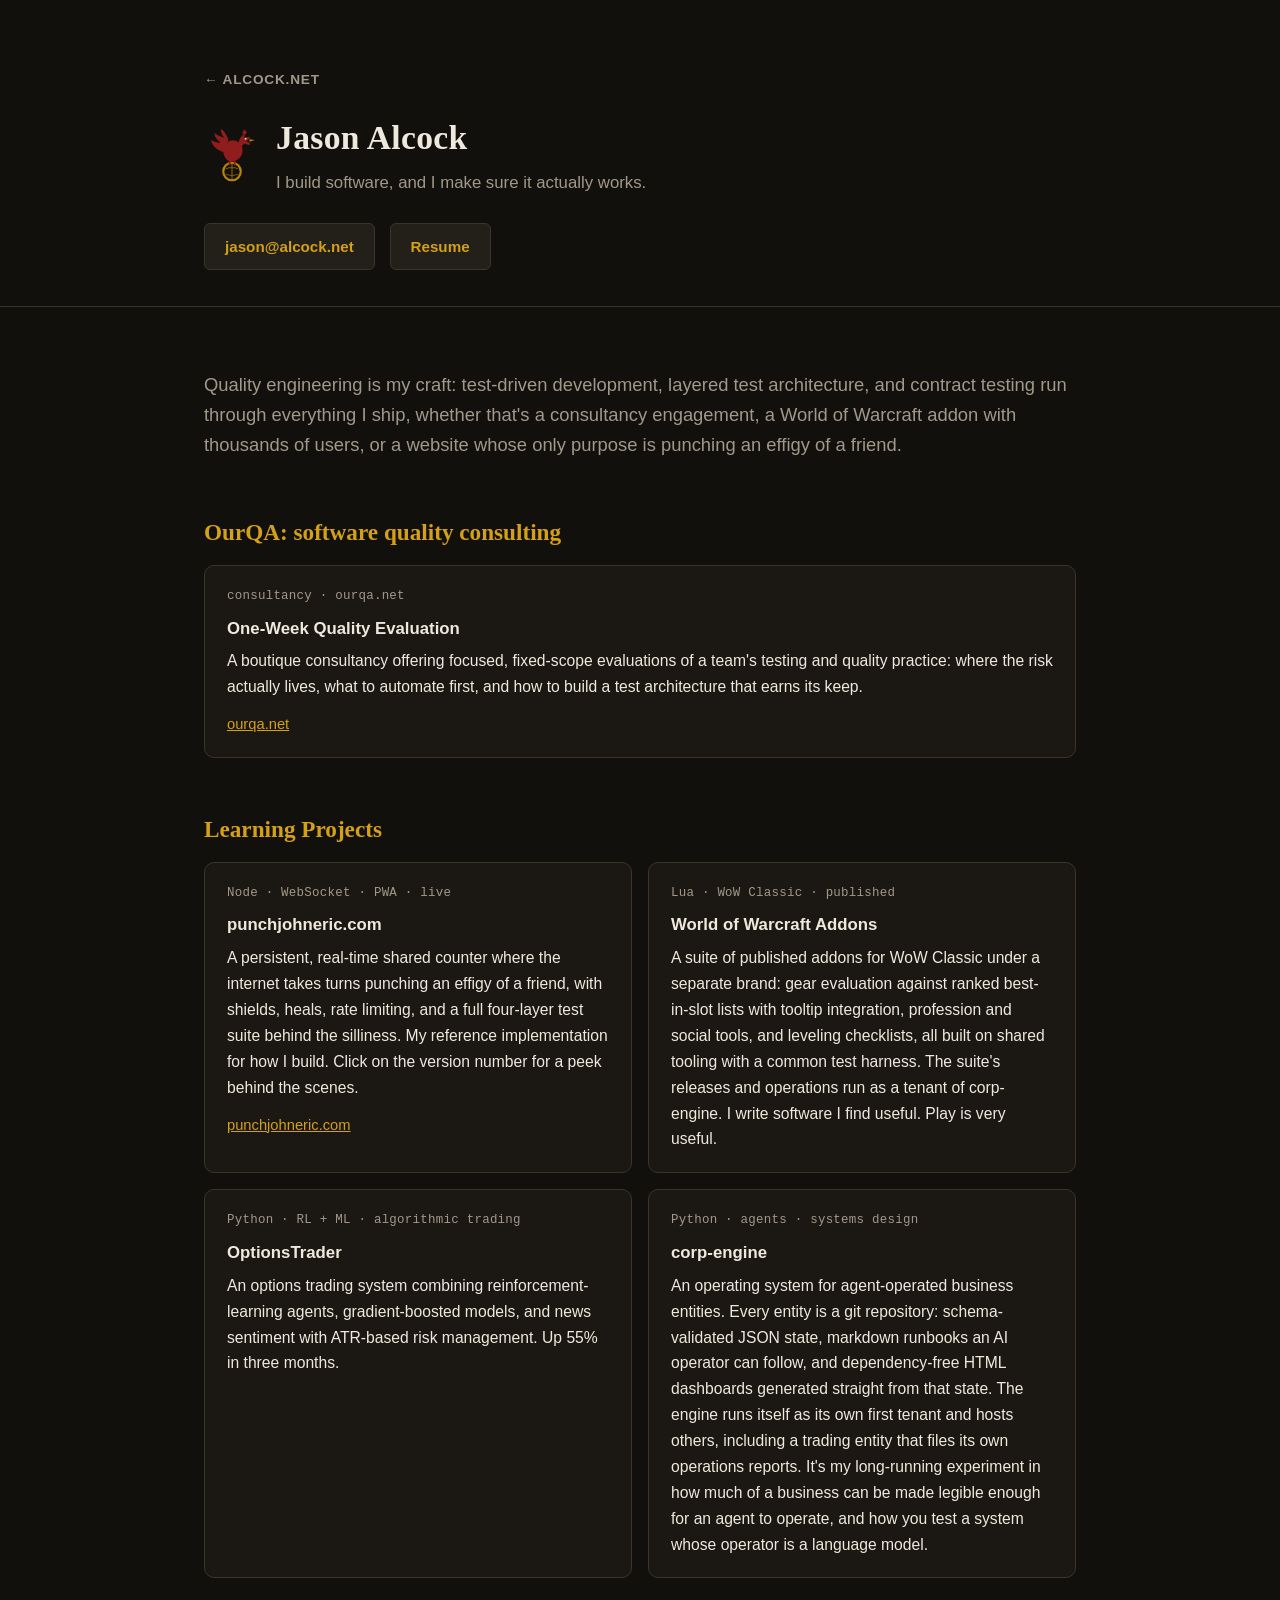
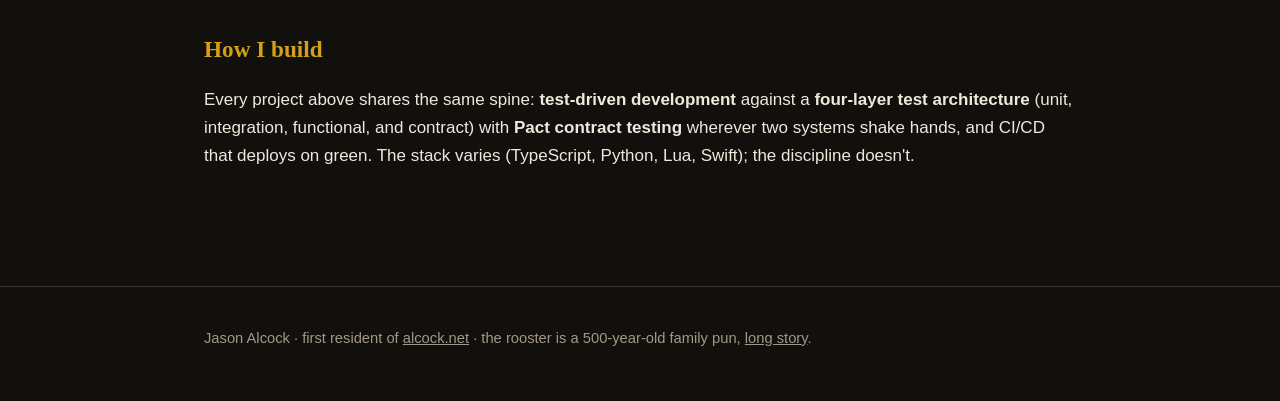
<file: jason/index.html>
<!DOCTYPE html>
<html lang="en">
<head>
<meta charset="utf-8">
<meta name="viewport" content="width=device-width, initial-scale=1">
<meta name="robots" content="noindex, nofollow, noarchive, nosnippet, noimageindex">
<title>Jason Alcock: software quality &amp; things that ship</title>
<meta name="description" content="Jason Alcock builds and tests software: quality engineering consulting at OurQA, published World of Warcraft addons, live web apps, and agent-operated systems.">
<link rel="stylesheet" href="style.css">
<link rel="icon" href="rooster.svg" type="image/svg+xml">
</head>
<body>
<a class="skip-link" href="#main">Skip to content</a>

<header class="site">
  <div class="wrap">
    <p><a class="homelink" href="https://alcock.net">&larr; alcock.net</a></p>
    <div class="masthead">
      <img src="rooster.svg" alt="" width="56" height="56">
      <div>
        <h1>Jason Alcock</h1>
        <p class="tagline">I build software, and I make sure it actually works.</p>
      </div>
    </div>
    <p class="downloads">
      <a class="btn" href="mailto:jason@alcock.net">jason@alcock.net</a>
      <a class="btn" href="resume/index.html">Resume</a>
    </p>
  </div>
</header>

<main id="main">
  <div class="wrap">

    <section>
      <p class="lede">Quality engineering is my craft: test-driven development, layered test architecture, and contract testing run through everything I ship, whether that's a consultancy engagement, a World of Warcraft addon with thousands of users, or a website whose only purpose is punching an effigy of a friend.</p>
    </section>

    <section>
      <h2>OurQA: software quality consulting</h2>
      <div class="grid">
        <div class="card">
          <p class="meta">consultancy · ourqa.net</p>
          <h3>One-Week Quality Evaluation</h3>
          <p>A boutique consultancy offering focused, fixed-scope evaluations of a team's testing and quality practice: where the risk actually lives, what to automate first, and how to build a test architecture that earns its keep.</p>
          <div class="links"><a href="https://ourqa.net">ourqa.net</a></div>
        </div>
      </div>
    </section>

    <section>
      <h2>Learning Projects</h2>
      <div class="grid two">
        <div class="card">
          <p class="meta">Node · WebSocket · PWA · live</p>
          <h3>punchjohneric.com</h3>
          <p>A persistent, real-time shared counter where the internet takes turns punching an effigy of a friend, with shields, heals, rate limiting, and a full four-layer test suite behind the silliness. My reference implementation for how I build. Click on the version number for a peek behind the scenes.</p>
          <div class="links"><a href="https://punchjohneric.com">punchjohneric.com</a></div>
        </div>
        <div class="card">
          <p class="meta">Lua · WoW Classic · published</p>
          <h3>World of Warcraft Addons</h3>
          <p>A suite of published addons for WoW Classic under a separate brand: gear evaluation against ranked best-in-slot lists with tooltip integration, profession and social tools, and leveling checklists, all built on shared tooling with a common test harness. The suite's releases and operations run as a tenant of corp-engine. I write software I find useful. Play is very useful.</p>
        </div>
        <div class="card">
          <p class="meta">Python · RL + ML · algorithmic trading</p>
          <h3>OptionsTrader</h3>
          <p>An options trading system combining reinforcement-learning agents, gradient-boosted models, and news sentiment with ATR-based risk management. Up 55% in three months.</p>
        </div>
        <div class="card">
          <p class="meta">Python · agents · systems design</p>
          <h3>corp-engine</h3>
          <p>An operating system for agent-operated business entities. Every entity is a git repository: schema-validated JSON state, markdown runbooks an AI operator can follow, and dependency-free HTML dashboards generated straight from that state. The engine runs itself as its own first tenant and hosts others, including a trading entity that files its own operations reports. It's my long-running experiment in how much of a business can be made legible enough for an agent to operate, and how you test a system whose operator is a language model.</p>
        </div>
      </div>
    </section>

    <section>
      <h2>How I build</h2>
      <p>Every project above shares the same spine: <strong>test-driven development</strong> against a <strong>four-layer test architecture</strong> (unit, integration, functional, and contract) with <strong>Pact contract testing</strong> wherever two systems shake hands, and CI/CD that deploys on green. The stack varies (TypeScript, Python, Lua, Swift); the discipline doesn't.</p>
    </section>

  </div>
</main>

<footer class="site">
  <div class="wrap">
    <p>Jason Alcock &middot; first resident of <a href="https://alcock.net">alcock.net</a> &middot; the rooster is a 500-year-old family pun, <a href="https://alcock.net/name-history.html">long story</a>.</p>
  </div>
</footer>
</body>
</html>
</file>
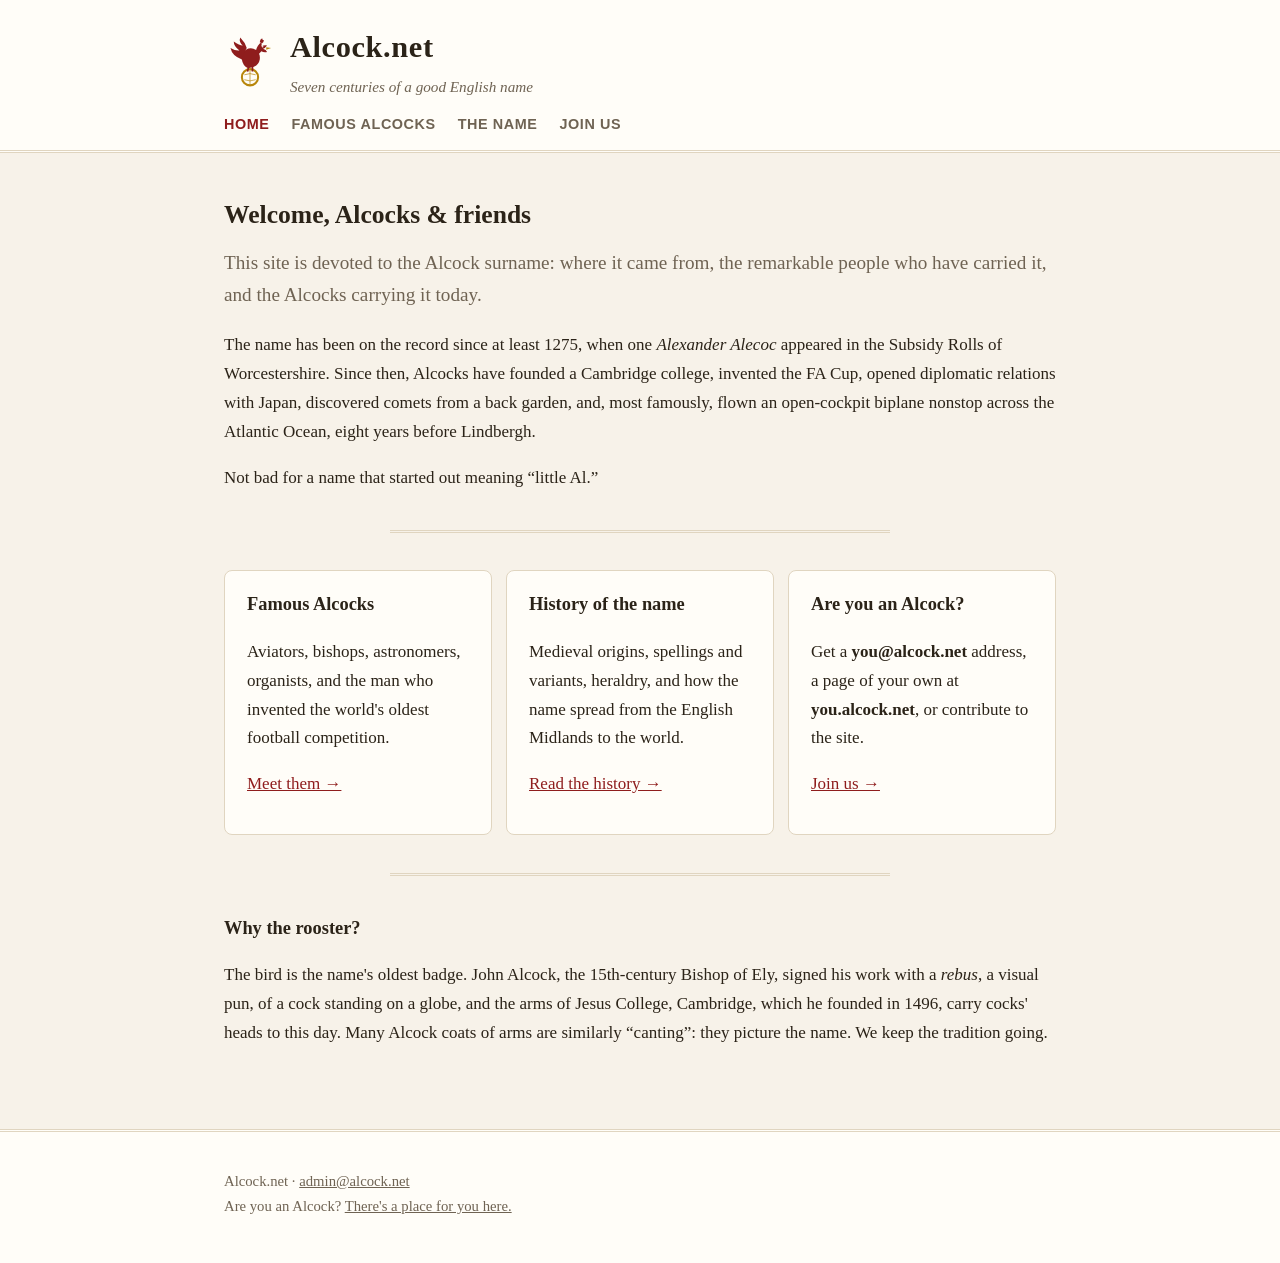
<file: site/index.html>
<!DOCTYPE html>
<html lang="en">
<head>
<meta charset="utf-8">
<meta name="viewport" content="width=device-width, initial-scale=1">
<meta name="robots" content="noindex, nofollow, noarchive, nosnippet, noimageindex">
<title>Alcock.net · A home for the Alcock name</title>
<meta name="description" content="Alcock.net celebrates the history of the Alcock surname and the people who carry it, from medieval England to transatlantic flight. Alcocks welcome.">
<link rel="stylesheet" href="style.css">
<link rel="icon" href="rooster.svg" type="image/svg+xml">
</head>
<body>
<a class="skip-link" href="#main">Skip to content</a>

<header class="site">
  <div class="wrap">
    <div class="masthead">
      <img class="rooster" src="rooster.svg" alt="" width="52" height="52">
      <div>
        <h1><a href="index.html">Alcock.net</a></h1>
        <p class="tagline">Seven centuries of a good English name</p>
      </div>
    </div>
    <nav class="site" aria-label="Main">
      <a href="index.html" aria-current="page">Home</a>
      <a href="famous-alcocks.html">Famous Alcocks</a>
      <a href="name-history.html">The Name</a>
      <a href="join.html">Join Us</a>
    </nav>
  </div>
</header>

<main id="main">
  <div class="wrap">
    <h2>Welcome, Alcocks &amp; friends</h2>
    <p class="lede">This site is devoted to the Alcock surname: where it came from, the remarkable people who have carried it, and the Alcocks carrying it today.</p>

    <p>The name has been on the record since at least 1275, when one <em>Alexander Alecoc</em> appeared in the Subsidy Rolls of Worcestershire. Since then, Alcocks have founded a Cambridge college, invented the FA Cup, opened diplomatic relations with Japan, discovered comets from a back garden, and, most famously, flown an open-cockpit biplane nonstop across the Atlantic Ocean, eight years before Lindbergh.</p>

    <p>Not bad for a name that started out meaning &ldquo;little Al.&rdquo;</p>

    <hr class="rule">

    <div class="cols">
      <div class="card">
        <h3>Famous Alcocks</h3>
        <p>Aviators, bishops, astronomers, organists, and the man who invented the world's oldest football competition.</p>
        <p><a href="famous-alcocks.html">Meet them &rarr;</a></p>
      </div>
      <div class="card">
        <h3>History of the name</h3>
        <p>Medieval origins, spellings and variants, heraldry, and how the name spread from the English Midlands to the world.</p>
        <p><a href="name-history.html">Read the history &rarr;</a></p>
      </div>
      <div class="card">
        <h3>Are you an Alcock?</h3>
        <p>Get a <strong>you@alcock.net</strong> address, a page of your own at <strong>you.alcock.net</strong>, or contribute to the site.</p>
        <p><a href="join.html">Join us &rarr;</a></p>
      </div>
    </div>

    <hr class="rule">

    <h3>Why the rooster?</h3>
    <p>The bird is the name's oldest badge. John Alcock, the 15th-century Bishop of Ely, signed his work with a <em>rebus</em>, a visual pun, of a cock standing on a globe, and the arms of Jesus College, Cambridge, which he founded in 1496, carry cocks' heads to this day. Many Alcock coats of arms are similarly &ldquo;canting&rdquo;: they picture the name. We keep the tradition going.</p>
  </div>
</main>

<footer class="site">
  <div class="wrap">
    <p>Alcock.net &middot; <a href="mailto:admin@alcock.net">admin@alcock.net</a><br>
    Are you an Alcock? <a href="join.html">There's a place for you here.</a></p>
  </div>
</footer>
</body>
</html>
</file>
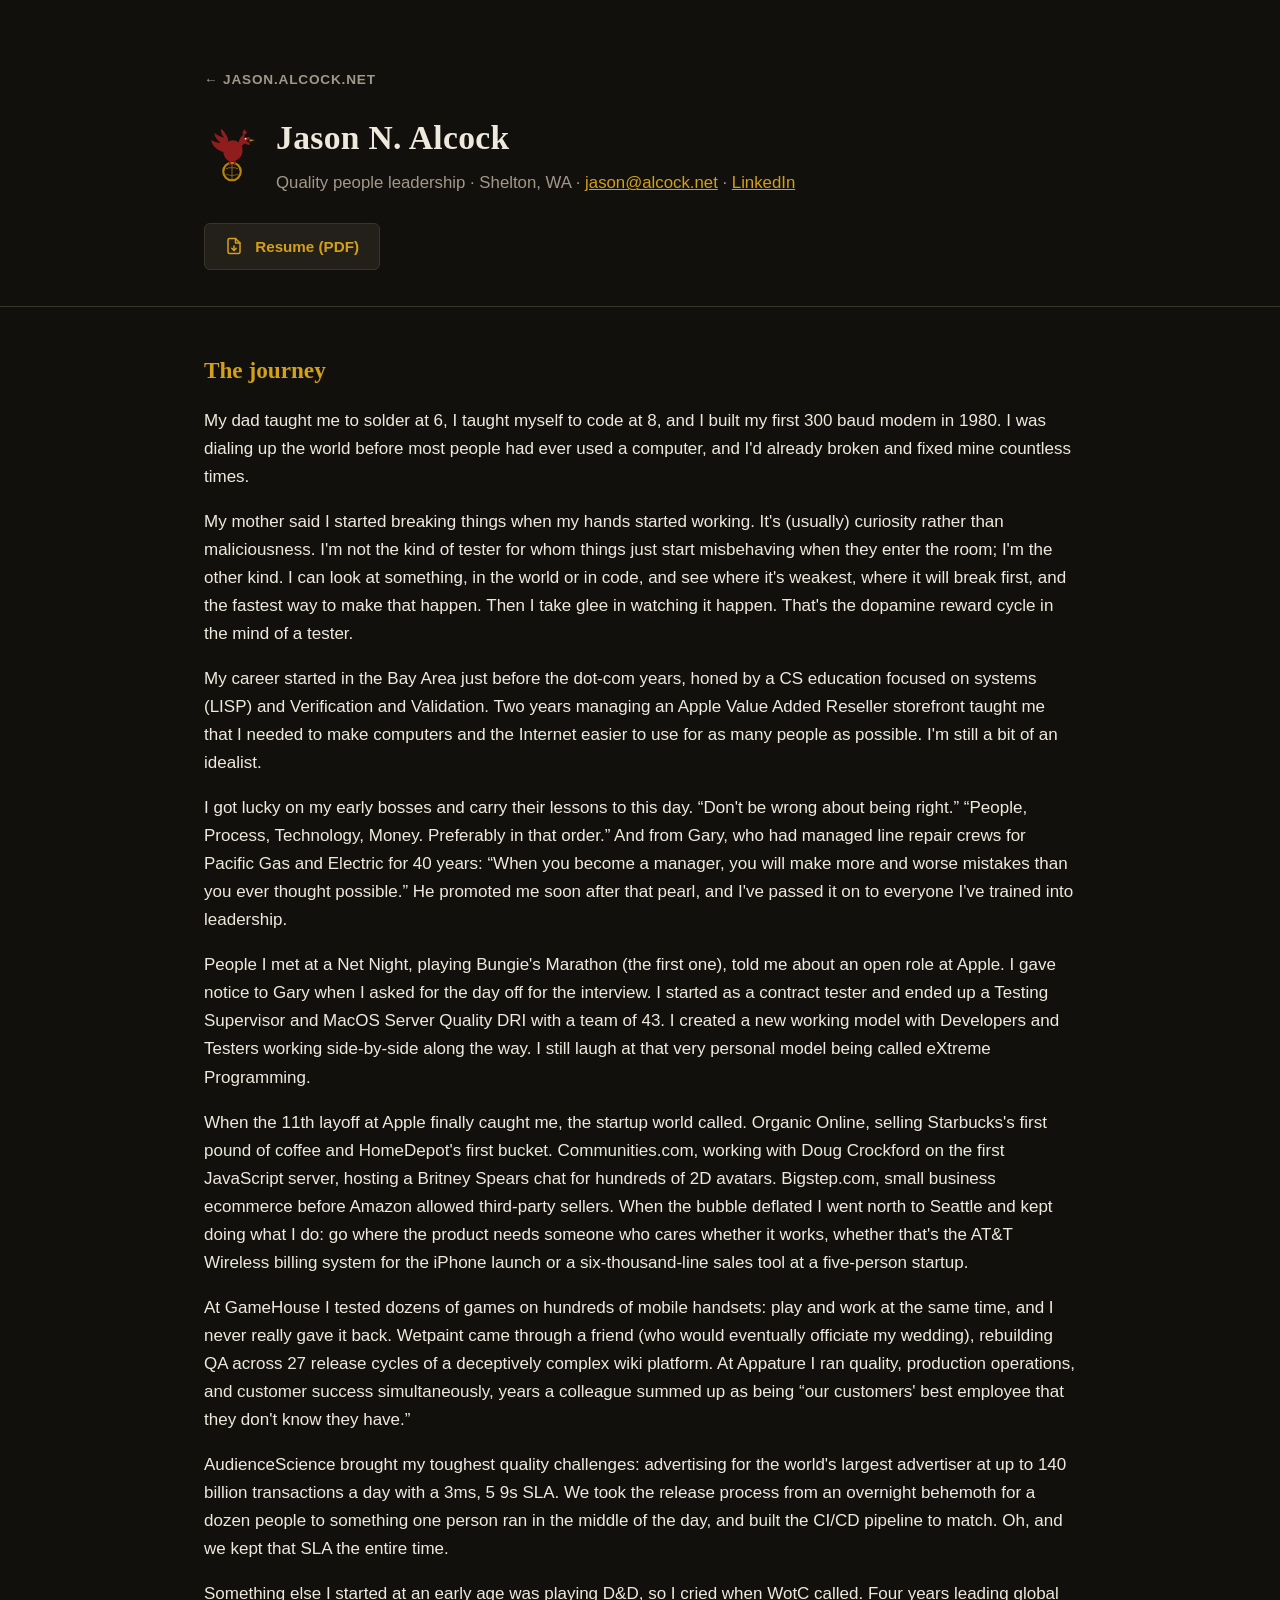
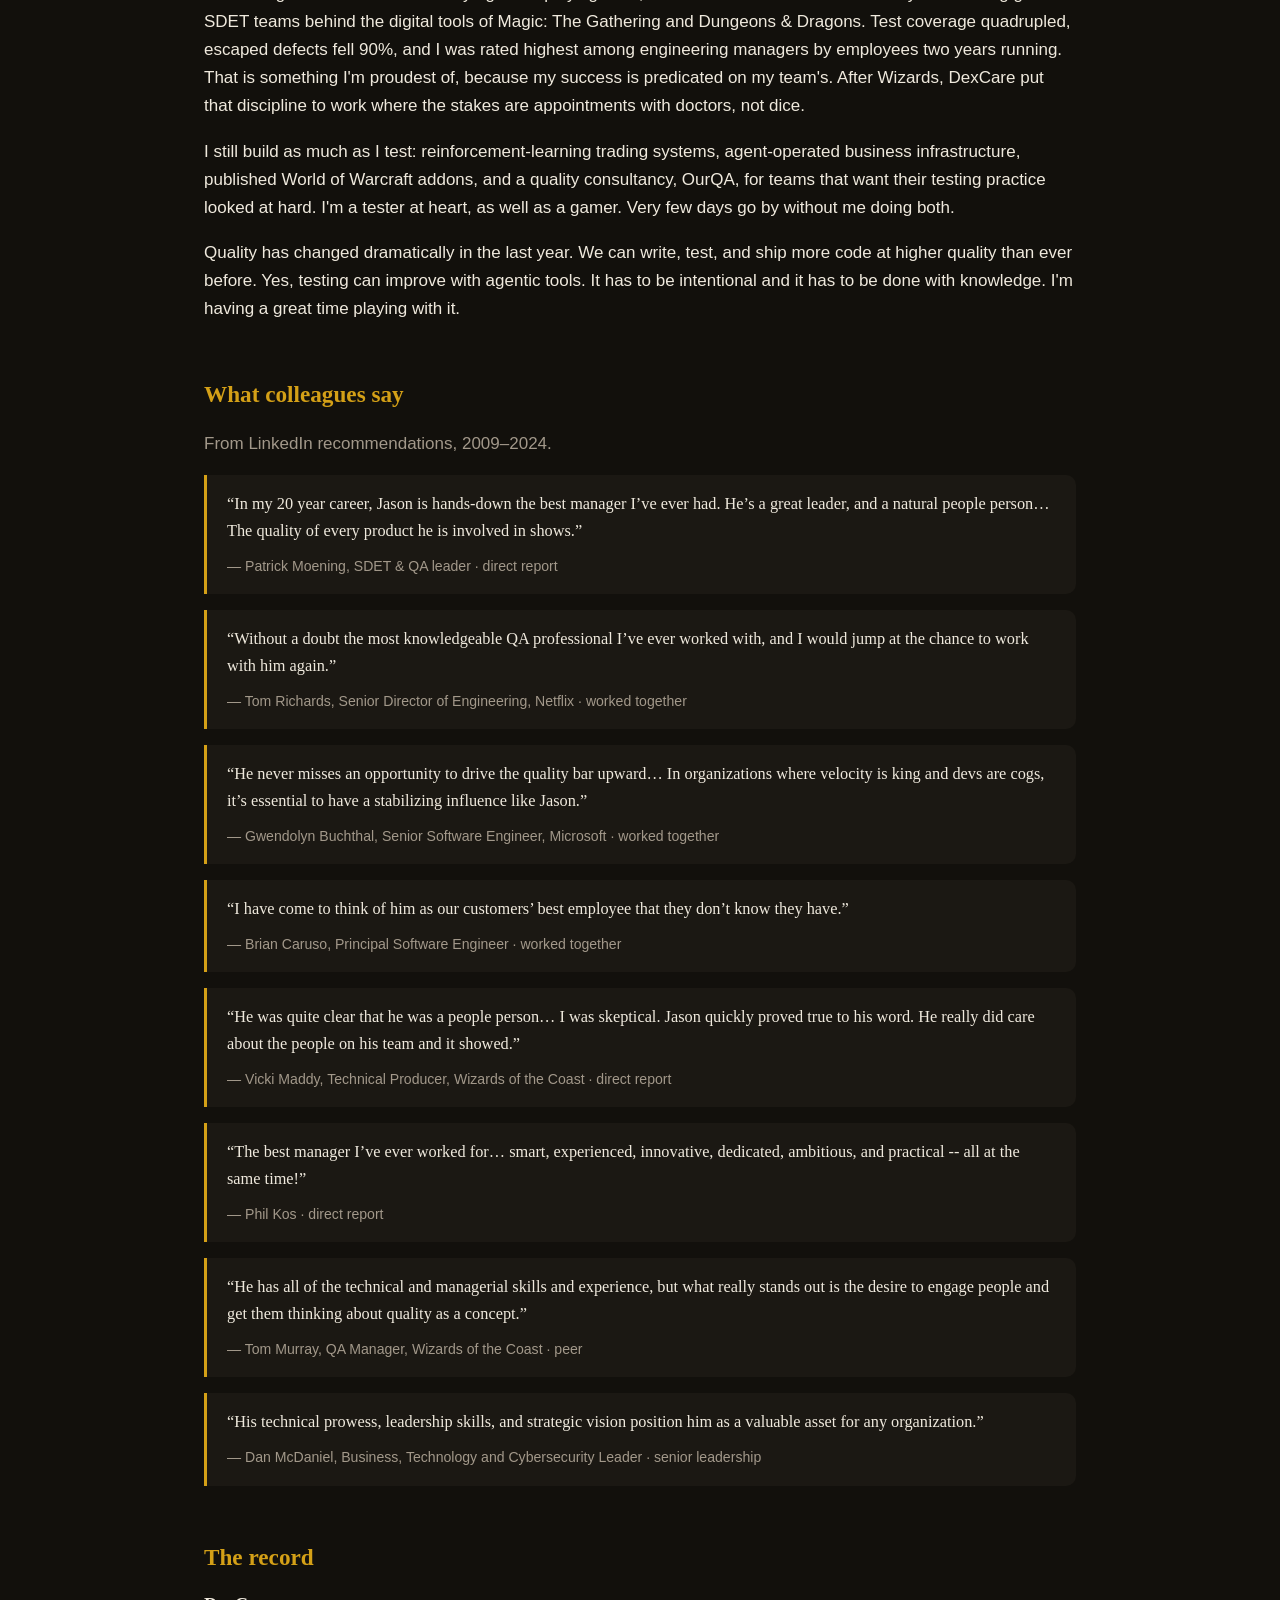
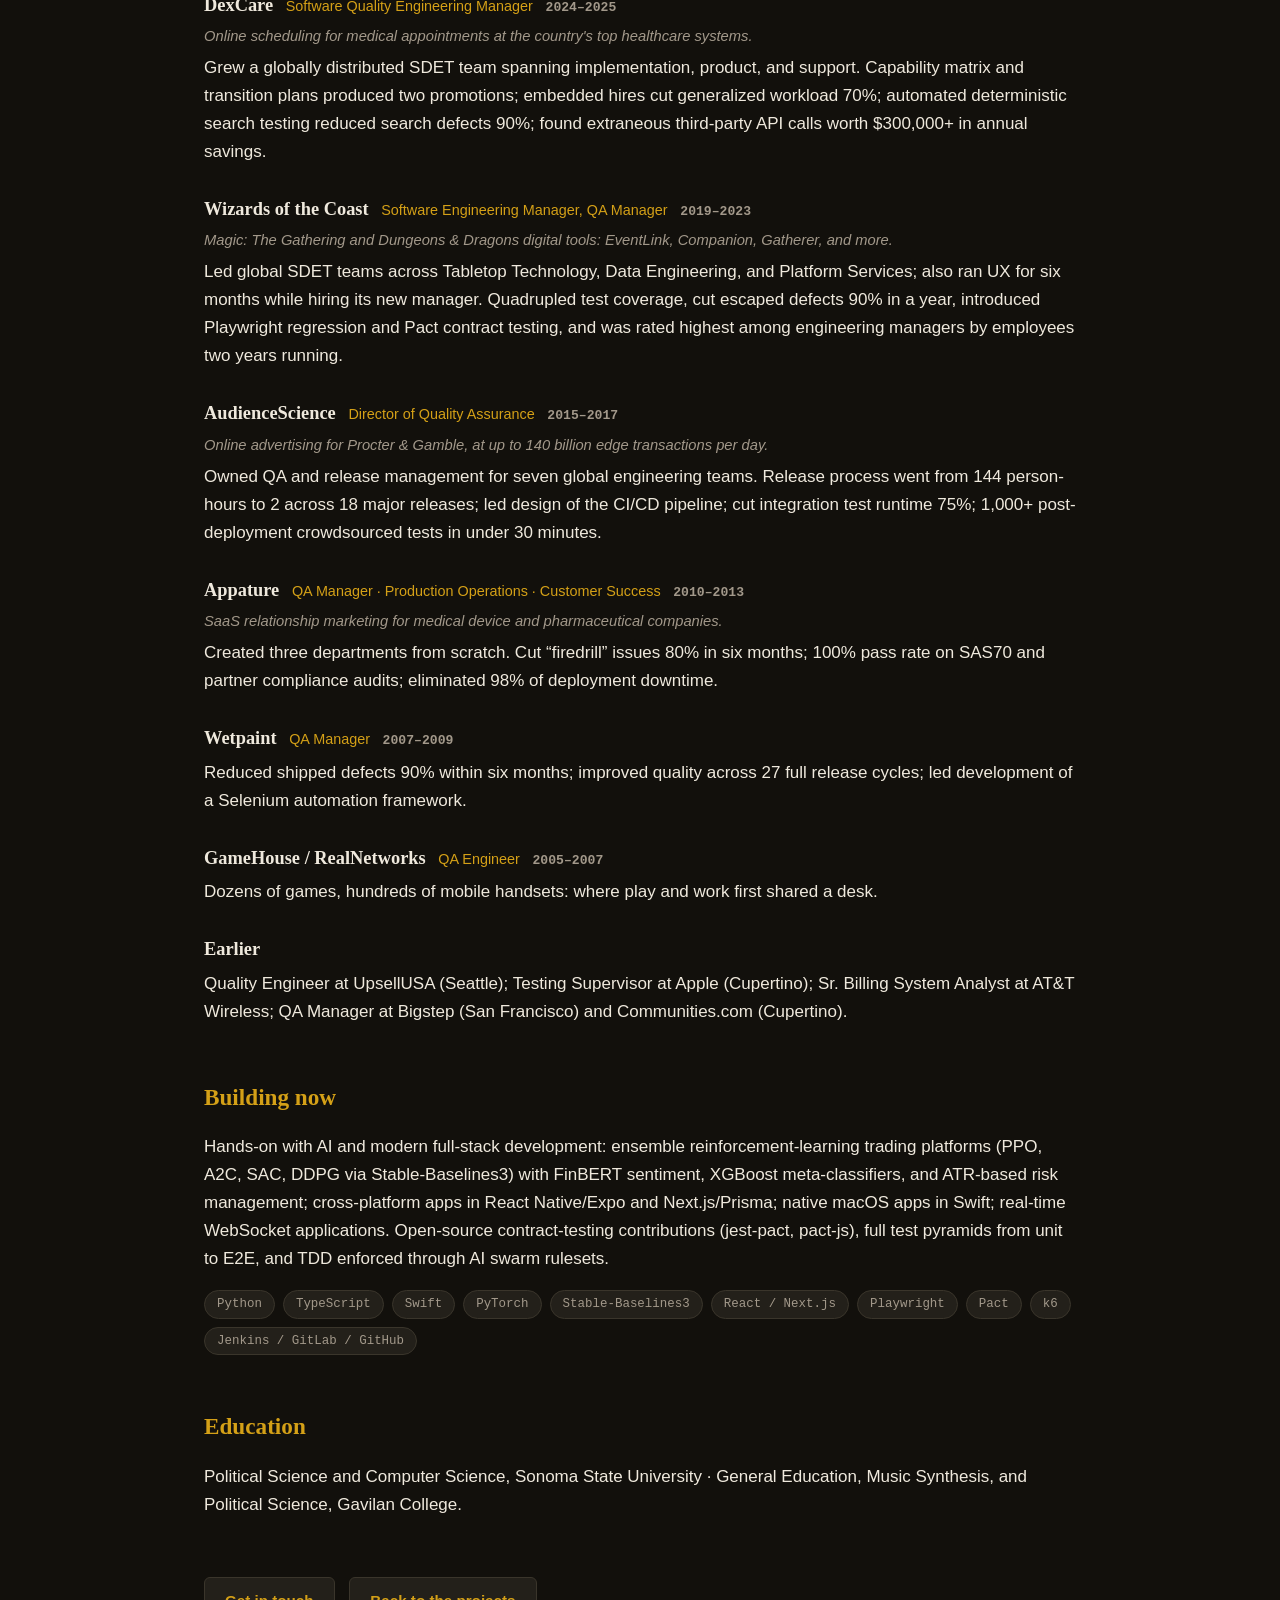
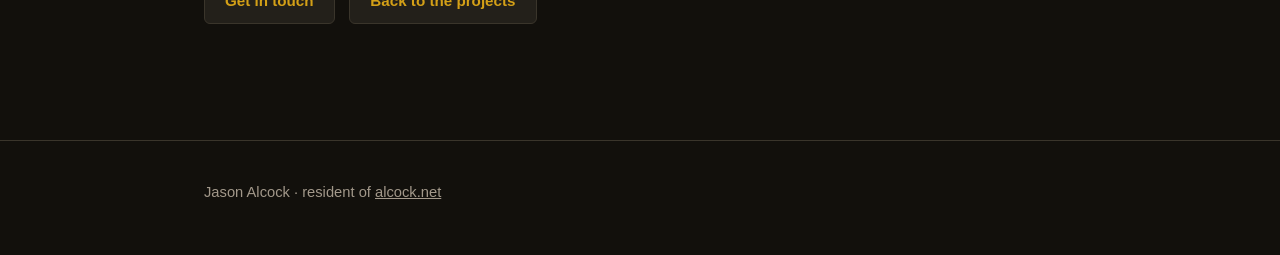
<file: jason/resume/index.html>
<!DOCTYPE html>
<html lang="en">
<head>
<meta charset="utf-8">
<meta name="viewport" content="width=device-width, initial-scale=1">
<meta name="robots" content="noindex, nofollow, noarchive, nosnippet, noimageindex">
<title>Resume · Jason Alcock</title>
<meta name="description" content="Jason Alcock: twenty-five years of making software better: QA leadership from dot-com startups to Wizards of the Coast, now building AI systems. Resume available as PDF.">
<link rel="stylesheet" href="../style.css">
<link rel="icon" href="../rooster.svg" type="image/svg+xml">
</head>
<body>
<a class="skip-link" href="#main">Skip to content</a>

<header class="site">
  <div class="wrap">
    <p><a class="homelink" href="../index.html">&larr; jason.alcock.net</a></p>
    <div class="masthead">
      <img src="../rooster.svg" alt="" width="56" height="56">
      <div>
        <h1>Jason N. Alcock</h1>
        <p class="tagline">Quality people leadership &middot; Shelton, WA &middot; <a href="mailto:jason@alcock.net">jason@alcock.net</a> &middot; <a href="https://www.linkedin.com/in/JasonNAlcock">LinkedIn</a></p>
      </div>
    </div>
    <p class="downloads">
      <a class="btn dl" href="files/JasonAlcock.pdf" download>
        <svg viewBox="0 0 24 24" width="18" height="18" fill="none" stroke="currentColor" stroke-width="2" stroke-linecap="round" stroke-linejoin="round" aria-hidden="true"><path d="M14 2H6a2 2 0 0 0-2 2v16a2 2 0 0 0 2 2h12a2 2 0 0 0 2-2V8z"/><polyline points="14 2 14 8 20 8"/><path d="M12 12v6"/><path d="M9 15l3 3 3-3"/></svg>
        Resume (PDF)
      </a>
    </p>
  </div>
</header>

<main id="main">
  <div class="wrap">

    <section>
      <h2>The journey</h2>
      <p>My dad taught me to solder at 6, I taught myself to code at 8, and I built my first 300 baud modem in 1980. I was dialing up the world before most people had ever used a computer, and I'd already broken and fixed mine countless times.</p>
      <p>My mother said I started breaking things when my hands started working. It's (usually) curiosity rather than maliciousness. I'm not the kind of tester for whom things just start misbehaving when they enter the room; I'm the other kind. I can look at something, in the world or in code, and see where it's weakest, where it will break first, and the fastest way to make that happen. Then I take glee in watching it happen. That's the dopamine reward cycle in the mind of a tester.</p>
      <p>My career started in the Bay Area just before the dot-com years, honed by a CS education focused on systems (LISP) and Verification and Validation. Two years managing an Apple Value Added Reseller storefront taught me that I needed to make computers and the Internet easier to use for as many people as possible. I'm still a bit of an idealist.</p>
      <p>I got lucky on my early bosses and carry their lessons to this day. &ldquo;Don't be wrong about being right.&rdquo; &ldquo;People, Process, Technology, Money. Preferably in that order.&rdquo; And from Gary, who had managed line repair crews for Pacific Gas and Electric for 40 years: &ldquo;When you become a manager, you will make more and worse mistakes than you ever thought possible.&rdquo; He promoted me soon after that pearl, and I've passed it on to everyone I've trained into leadership.</p>
      <p>People I met at a Net Night, playing Bungie's Marathon (the first one), told me about an open role at Apple. I gave notice to Gary when I asked for the day off for the interview. I started as a contract tester and ended up a Testing Supervisor and MacOS Server Quality DRI with a team of 43. I created a new working model with Developers and Testers working side-by-side along the way. I still laugh at that very personal model being called eXtreme Programming.</p>
      <p>When the 11th layoff at Apple finally caught me, the startup world called. Organic Online, selling Starbucks's first pound of coffee and HomeDepot's first bucket. Communities.com, working with Doug Crockford on the first JavaScript server, hosting a Britney Spears chat for hundreds of 2D avatars. Bigstep.com, small business ecommerce before Amazon allowed third-party sellers. When the bubble deflated I went north to Seattle and kept doing what I do: go where the product needs someone who cares whether it works, whether that's the AT&amp;T Wireless billing system for the iPhone launch or a six-thousand-line sales tool at a five-person startup.</p>
      <p>At GameHouse I tested dozens of games on hundreds of mobile handsets: play and work at the same time, and I never really gave it back. Wetpaint came through a friend (who would eventually officiate my wedding), rebuilding QA across 27 release cycles of a deceptively complex wiki platform. At Appature I ran quality, production operations, and customer success simultaneously, years a colleague summed up as being &ldquo;our customers' best employee that they don't know they have.&rdquo;</p>
      <p>AudienceScience brought my toughest quality challenges: advertising for the world's largest advertiser at up to 140 billion transactions a day with a 3ms, 5 9s SLA. We took the release process from an overnight behemoth for a dozen people to something one person ran in the middle of the day, and built the CI/CD pipeline to match. Oh, and we kept that SLA the entire time.</p>
      <p>Something else I started at an early age was playing D&amp;D, so I cried when WotC called. Four years leading global SDET teams behind the digital tools of Magic: The Gathering and Dungeons &amp; Dragons. Test coverage quadrupled, escaped defects fell 90%, and I was rated highest among engineering managers by employees two years running. That is something I'm proudest of, because my success is predicated on my team's. After Wizards, DexCare put that discipline to work where the stakes are appointments with doctors, not dice.</p>
      <p>I still build as much as I test: reinforcement-learning trading systems, agent-operated business infrastructure, published World of Warcraft addons, and a quality consultancy, OurQA, for teams that want their testing practice looked at hard. I'm a tester at heart, as well as a gamer. Very few days go by without me doing both.</p>
      <p>Quality has changed dramatically in the last year. We can write, test, and ship more code at higher quality than ever before. Yes, testing can improve with agentic tools. It has to be intentional and it has to be done with knowledge. I'm having a great time playing with it.</p>
    </section>

    <section>
      <h2>What colleagues say</h2>
      <p class="pending">From LinkedIn recommendations, 2009&ndash;2024.</p>

      <blockquote class="rec">
        <p>&ldquo;In my 20 year career, Jason is hands-down the best manager I&rsquo;ve ever had. He&rsquo;s a great leader, and a natural people person&hellip; The quality of every product he is involved in shows.&rdquo;</p>
        <cite>&mdash; Patrick Moening, SDET &amp; QA leader &middot; direct report</cite>
      </blockquote>

      <blockquote class="rec">
        <p>&ldquo;Without a doubt the most knowledgeable QA professional I&rsquo;ve ever worked with, and I would jump at the chance to work with him again.&rdquo;</p>
        <cite>&mdash; Tom Richards, Senior Director of Engineering, Netflix &middot; worked together</cite>
      </blockquote>

      <blockquote class="rec">
        <p>&ldquo;He never misses an opportunity to drive the quality bar upward&hellip; In organizations where velocity is king and devs are cogs, it&rsquo;s essential to have a stabilizing influence like Jason.&rdquo;</p>
        <cite>&mdash; Gwendolyn Buchthal, Senior Software Engineer, Microsoft &middot; worked together</cite>
      </blockquote>

      <blockquote class="rec">
        <p>&ldquo;I have come to think of him as our customers&rsquo; best employee that they don&rsquo;t know they have.&rdquo;</p>
        <cite>&mdash; Brian Caruso, Principal Software Engineer &middot; worked together</cite>
      </blockquote>

      <blockquote class="rec">
        <p>&ldquo;He was quite clear that he was a people person&hellip; I was skeptical. Jason quickly proved true to his word. He really did care about the people on his team and it showed.&rdquo;</p>
        <cite>&mdash; Vicki Maddy, Technical Producer, Wizards of the Coast &middot; direct report</cite>
      </blockquote>

      <blockquote class="rec">
        <p>&ldquo;The best manager I&rsquo;ve ever worked for&hellip; smart, experienced, innovative, dedicated, ambitious, and practical -- all at the same time!&rdquo;</p>
        <cite>&mdash; Phil Kos &middot; direct report</cite>
      </blockquote>

      <blockquote class="rec">
        <p>&ldquo;He has all of the technical and managerial skills and experience, but what really stands out is the desire to engage people and get them thinking about quality as a concept.&rdquo;</p>
        <cite>&mdash; Tom Murray, QA Manager, Wizards of the Coast &middot; peer</cite>
      </blockquote>

      <blockquote class="rec">
        <p>&ldquo;His technical prowess, leadership skills, and strategic vision position him as a valuable asset for any organization.&rdquo;</p>
        <cite>&mdash; Dan McDaniel, Business, Technology and Cybersecurity Leader &middot; senior leadership</cite>
      </blockquote>
    </section>

    <section>
      <h2>The record</h2>

      <div class="job">
        <h3>DexCare <span class="role">Software Quality Engineering Manager</span> <span class="when">2024–2025</span></h3>
        <p class="context">Online scheduling for medical appointments at the country's top healthcare systems.</p>
        <p>Grew a globally distributed SDET team spanning implementation, product, and support. Capability matrix and transition plans produced two promotions; embedded hires cut generalized workload 70%; automated deterministic search testing reduced search defects 90%; found extraneous third-party API calls worth $300,000+ in annual savings.</p>
      </div>

      <div class="job">
        <h3>Wizards of the Coast <span class="role">Software Engineering Manager, QA Manager</span> <span class="when">2019–2023</span></h3>
        <p class="context">Magic: The Gathering and Dungeons &amp; Dragons digital tools: EventLink, Companion, Gatherer, and more.</p>
        <p>Led global SDET teams across Tabletop Technology, Data Engineering, and Platform Services; also ran UX for six months while hiring its new manager. Quadrupled test coverage, cut escaped defects 90% in a year, introduced Playwright regression and Pact contract testing, and was rated highest among engineering managers by employees two years running.</p>
      </div>

      <div class="job">
        <h3>AudienceScience <span class="role">Director of Quality Assurance</span> <span class="when">2015–2017</span></h3>
        <p class="context">Online advertising for Procter &amp; Gamble, at up to 140 billion edge transactions per day.</p>
        <p>Owned QA and release management for seven global engineering teams. Release process went from 144 person-hours to 2 across 18 major releases; led design of the CI/CD pipeline; cut integration test runtime 75%; 1,000+ post-deployment crowdsourced tests in under 30 minutes.</p>
      </div>

      <div class="job">
        <h3>Appature <span class="role">QA Manager · Production Operations · Customer Success</span> <span class="when">2010–2013</span></h3>
        <p class="context">SaaS relationship marketing for medical device and pharmaceutical companies.</p>
        <p>Created three departments from scratch. Cut &ldquo;firedrill&rdquo; issues 80% in six months; 100% pass rate on SAS70 and partner compliance audits; eliminated 98% of deployment downtime.</p>
      </div>

      <div class="job">
        <h3>Wetpaint <span class="role">QA Manager</span> <span class="when">2007–2009</span></h3>
        <p>Reduced shipped defects 90% within six months; improved quality across 27 full release cycles; led development of a Selenium automation framework.</p>
      </div>

      <div class="job">
        <h3>GameHouse / RealNetworks <span class="role">QA Engineer</span> <span class="when">2005–2007</span></h3>
        <p>Dozens of games, hundreds of mobile handsets: where play and work first shared a desk.</p>
      </div>

      <div class="job">
        <h3>Earlier</h3>
        <p>Quality Engineer at UpsellUSA (Seattle); Testing Supervisor at Apple (Cupertino); Sr. Billing System Analyst at AT&amp;T Wireless; QA Manager at Bigstep (San Francisco) and Communities.com (Cupertino).</p>
      </div>
    </section>

    <section>
      <h2>Building now</h2>
      <p>Hands-on with AI and modern full-stack development: ensemble reinforcement-learning trading platforms (PPO, A2C, SAC, DDPG via Stable-Baselines3) with FinBERT sentiment, XGBoost meta-classifiers, and ATR-based risk management; cross-platform apps in React Native/Expo and Next.js/Prisma; native macOS apps in Swift; real-time WebSocket applications. Open-source contract-testing contributions (jest-pact, pact-js), full test pyramids from unit to E2E, and TDD enforced through AI swarm rulesets.</p>
      <ul class="tags">
        <li>Python</li><li>TypeScript</li><li>Swift</li><li>PyTorch</li><li>Stable-Baselines3</li><li>React / Next.js</li><li>Playwright</li><li>Pact</li><li>k6</li><li>Jenkins / GitLab / GitHub</li>
      </ul>
    </section>

    <section>
      <h2>Education</h2>
      <p>Political Science and Computer Science, Sonoma State University &middot; General Education, Music Synthesis, and Political Science, Gavilan College.</p>
    </section>

    <section>
      <p>
        <a class="btn" href="mailto:jason@alcock.net?subject=Resume">Get in touch</a>
        <a class="btn ghost" href="../index.html">Back to the projects</a>
      </p>
    </section>

  </div>
</main>

<footer class="site">
  <div class="wrap">
    <p>Jason Alcock &middot; resident of <a href="https://alcock.net">alcock.net</a></p>
  </div>
</footer>
</body>
</html>
</file>
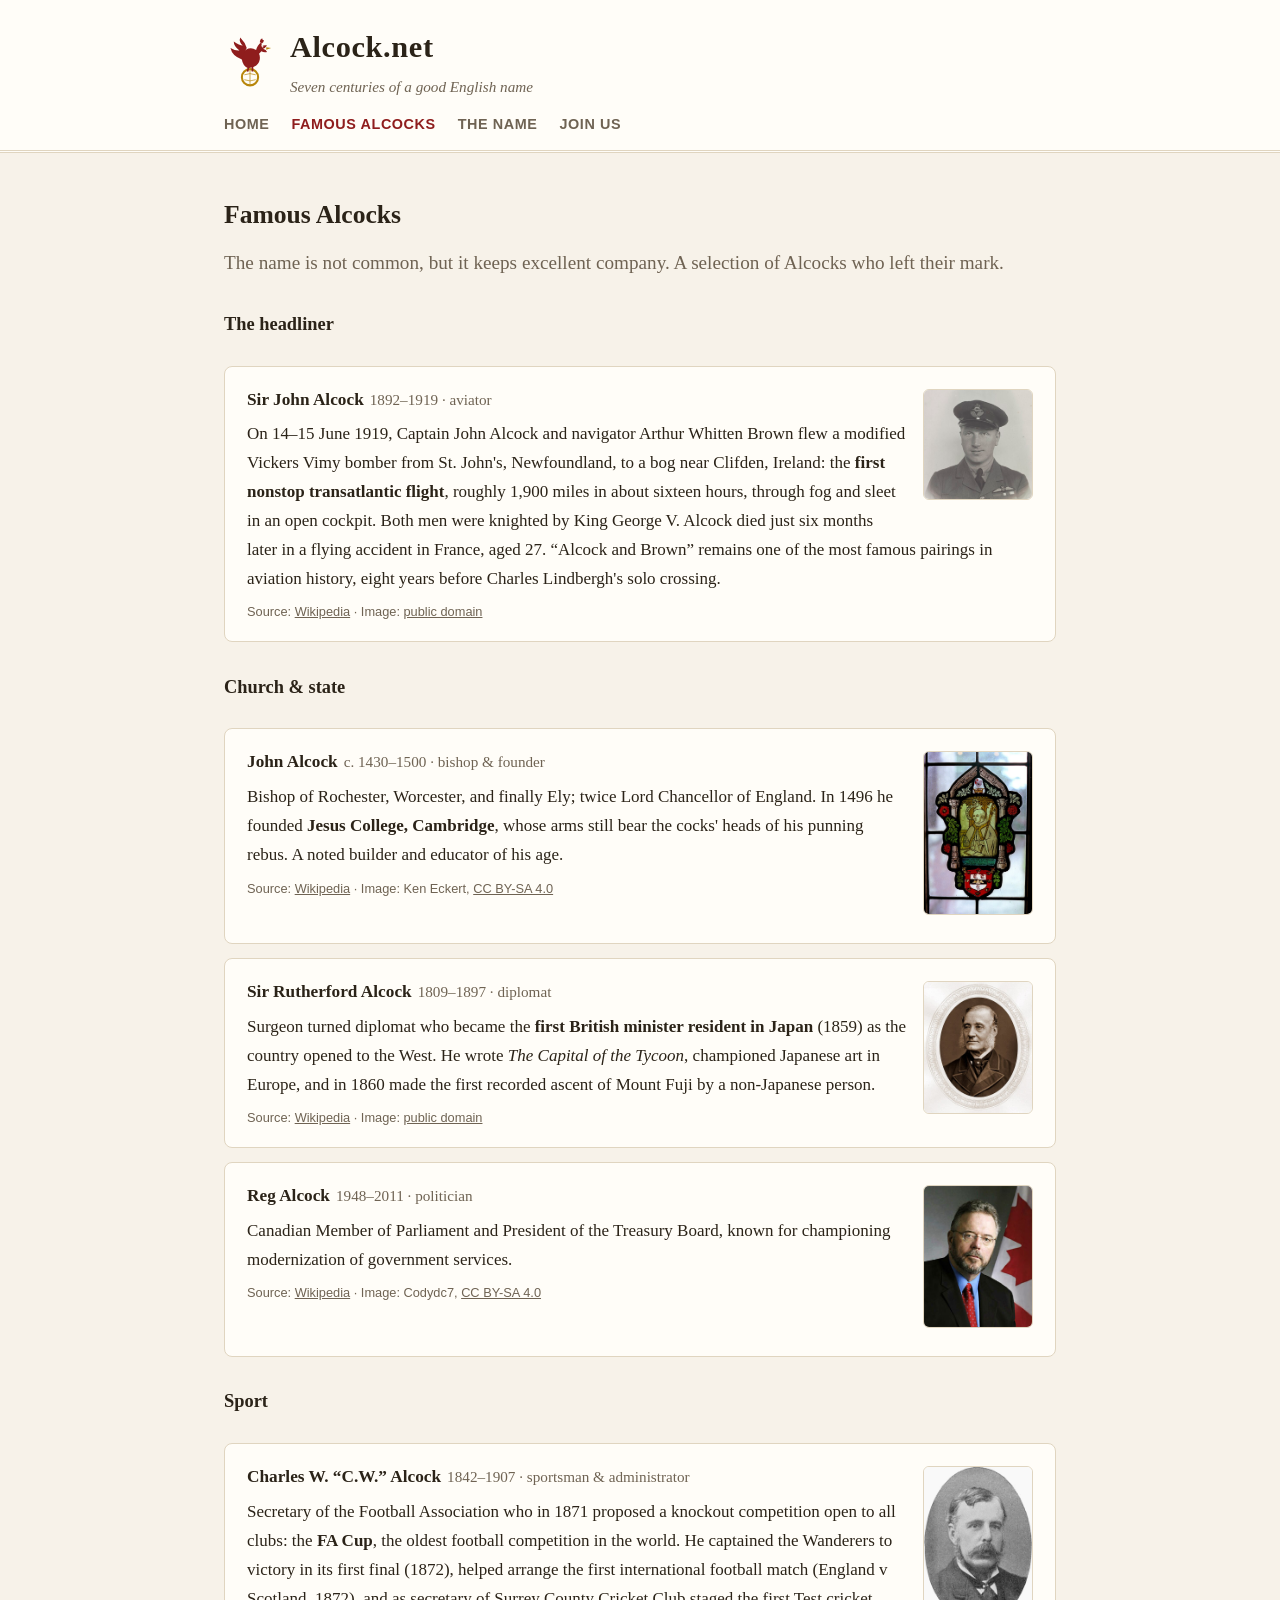
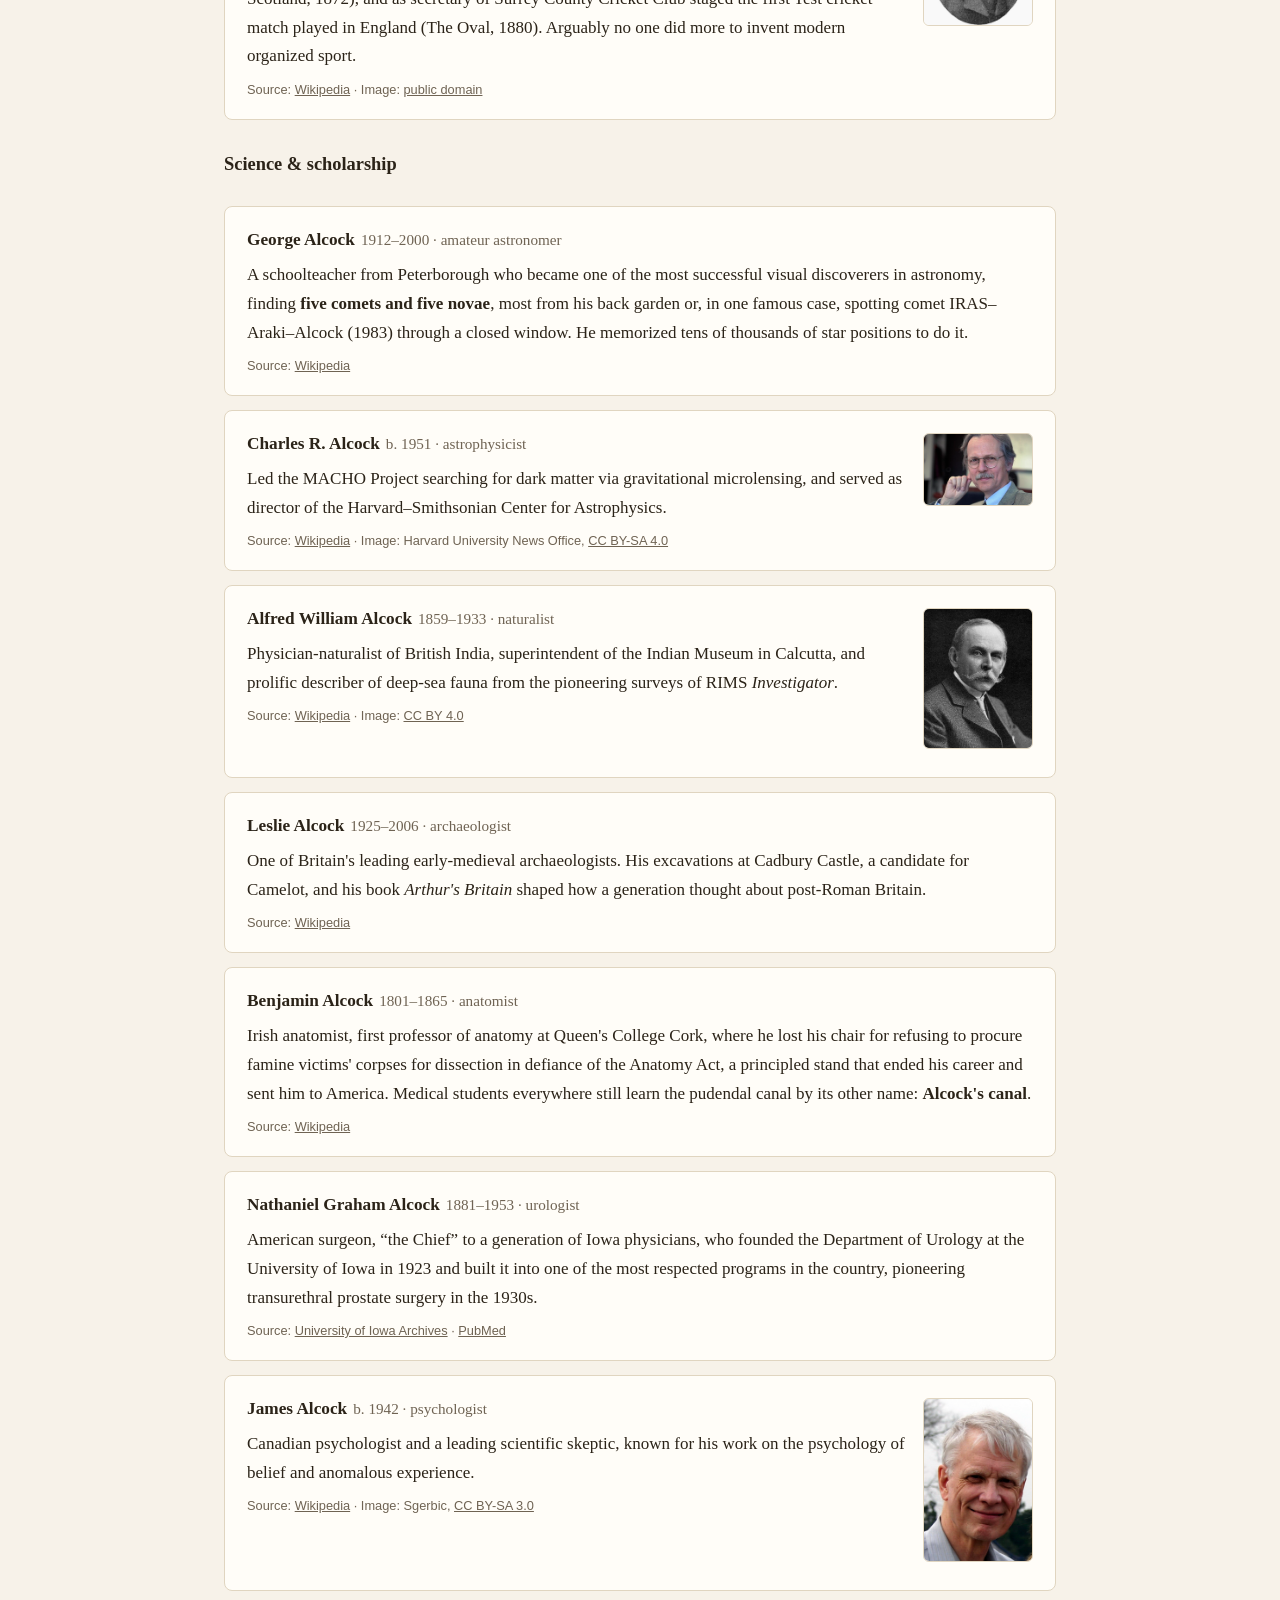
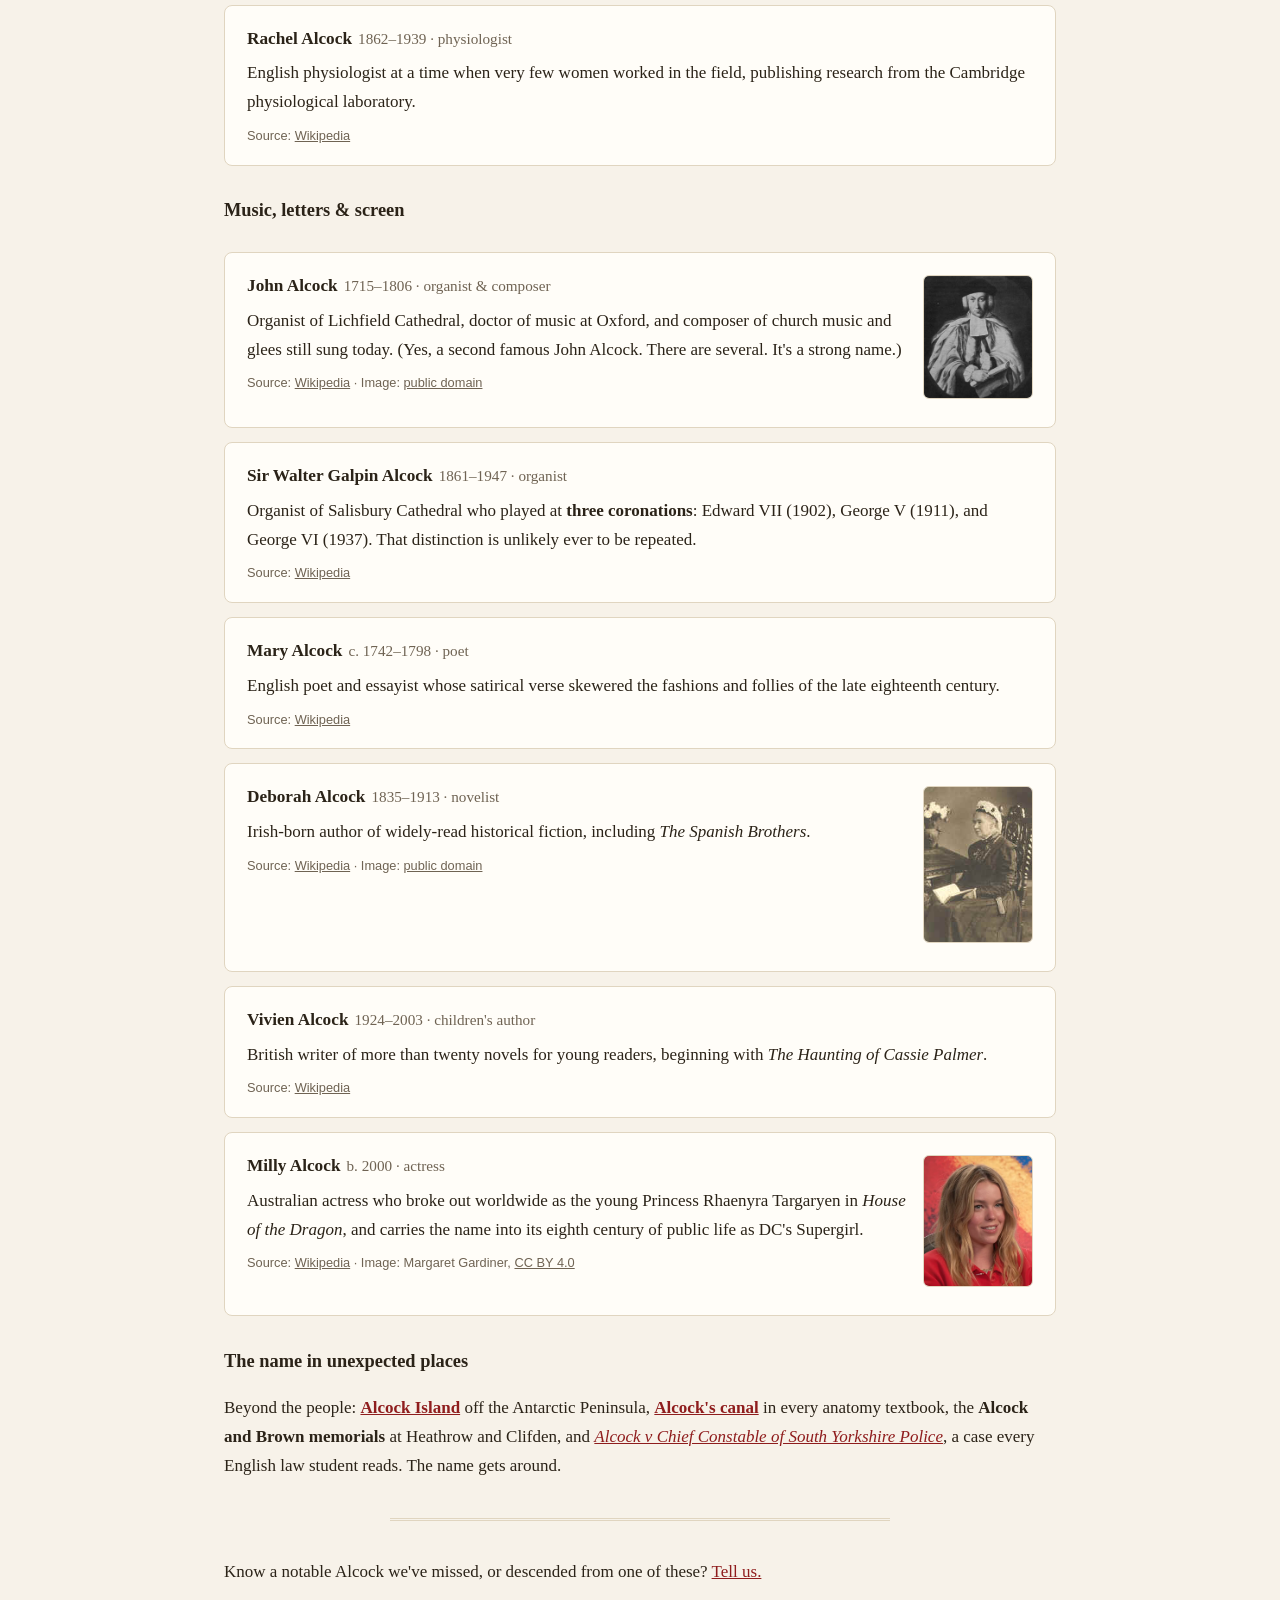
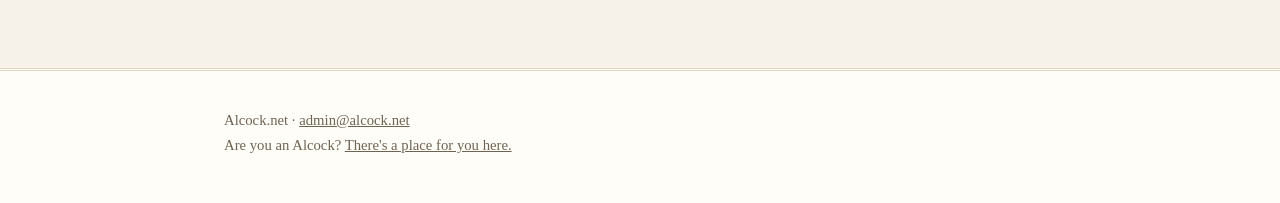
<file: site/famous-alcocks.html>
<!DOCTYPE html>
<html lang="en">
<head>
<meta charset="utf-8">
<meta name="viewport" content="width=device-width, initial-scale=1">
<meta name="robots" content="noindex, nofollow, noarchive, nosnippet, noimageindex">
<title>Famous Alcocks · Alcock.net</title>
<meta name="description" content="Notable people named Alcock: aviator Sir John Alcock, Bishop John Alcock, FA Cup creator C.W. Alcock, diplomat Sir Rutherford Alcock, and many more.">
<link rel="stylesheet" href="style.css">
<link rel="icon" href="rooster.svg" type="image/svg+xml">
</head>
<body>
<a class="skip-link" href="#main">Skip to content</a>

<header class="site">
  <div class="wrap">
    <div class="masthead">
      <img class="rooster" src="rooster.svg" alt="" width="52" height="52">
      <div>
        <h1><a href="index.html">Alcock.net</a></h1>
        <p class="tagline">Seven centuries of a good English name</p>
      </div>
    </div>
    <nav class="site" aria-label="Main">
      <a href="index.html">Home</a>
      <a href="famous-alcocks.html" aria-current="page">Famous Alcocks</a>
      <a href="name-history.html">The Name</a>
      <a href="join.html">Join Us</a>
    </nav>
  </div>
</header>

<main id="main">
  <div class="wrap">
    <h2>Famous Alcocks</h2>
    <p class="lede">The name is not common, but it keeps excellent company. A selection of Alcocks who left their mark.</p>

    <h3>The headliner</h3>
    <ul class="figure-list">
      <li>
        <img class="portrait" src="img/aviator.jpg" alt="Portrait of Captain John Alcock in uniform" width="110" loading="lazy">
        <span class="who">Sir John Alcock</span><span class="dates">1892–1919 · aviator</span>
        <p>On 14–15 June 1919, Captain John Alcock and navigator Arthur Whitten Brown flew a modified Vickers Vimy bomber from St. John's, Newfoundland, to a bog near Clifden, Ireland: the <strong>first nonstop transatlantic flight</strong>, roughly 1,900 miles in about sixteen hours, through fog and sleet in an open cockpit. Both men were knighted by King George V. Alcock died just six months later in a flying accident in France, aged 27. &ldquo;Alcock and Brown&rdquo; remains one of the most famous pairings in aviation history, eight years before Charles Lindbergh's solo crossing.</p>
      
        <p class="src">Source: <a href="https://en.wikipedia.org/wiki/John_Alcock_(aviator)">Wikipedia</a> &middot; Image: <a href="https://commons.wikimedia.org/wiki/File:Captain_John_Alcock,_portrait.jpg">public domain</a></p>
      </li>
    </ul>

    <h3>Church &amp; state</h3>
    <ul class="figure-list">
      <li>
        <img class="portrait" src="img/bishop-glass.jpg" alt="Bishop John Alcock depicted in stained glass at Jesus College, Cambridge" width="110" loading="lazy">
        <span class="who">John Alcock</span><span class="dates">c. 1430–1500 · bishop &amp; founder</span>
        <p>Bishop of Rochester, Worcester, and finally Ely; twice Lord Chancellor of England. In 1496 he founded <strong>Jesus College, Cambridge</strong>, whose arms still bear the cocks' heads of his punning rebus. A noted builder and educator of his age.</p>
      
        <p class="src">Source: <a href="https://en.wikipedia.org/wiki/John_Alcock_(bishop)">Wikipedia</a> &middot; Image: Ken Eckert, <a href="https://commons.wikimedia.org/wiki/File:Jesus_College_Glass.jpg">CC BY-SA 4.0</a></p>
      </li>
      <li>
        <img class="portrait" src="img/rutherford.jpg" alt="Photographic portrait of Sir Rutherford Alcock" width="110" loading="lazy">
        <span class="who">Sir Rutherford Alcock</span><span class="dates">1809–1897 · diplomat</span>
        <p>Surgeon turned diplomat who became the <strong>first British minister resident in Japan</strong> (1859) as the country opened to the West. He wrote <em>The Capital of the Tycoon</em>, championed Japanese art in Europe, and in 1860 made the first recorded ascent of Mount Fuji by a non-Japanese person.</p>
      
        <p class="src">Source: <a href="https://en.wikipedia.org/wiki/Rutherford_Alcock">Wikipedia</a> &middot; Image: <a href="https://commons.wikimedia.org/wiki/File:Rutherford_Alcock,_Lock_%26_Whitfield_woodburytype,_1876-84.jpg">public domain</a></p>
      </li>
      <li>
        <img class="portrait" src="img/reg.jpg" alt="Reg Alcock" width="110" loading="lazy">
        <span class="who">Reg Alcock</span><span class="dates">1948–2011 · politician</span>
        <p>Canadian Member of Parliament and President of the Treasury Board, known for championing modernization of government services.</p>
      
        <p class="src">Source: <a href="https://en.wikipedia.org/wiki/Reg_Alcock">Wikipedia</a> &middot; Image: Codydc7, <a href="https://commons.wikimedia.org/wiki/File:Reg_Alcock.jpg">CC BY-SA 4.0</a></p>
      </li>
    </ul>

    <h3>Sport</h3>
    <ul class="figure-list">
      <li>
        <img class="portrait" src="img/cw.jpg" alt="Photographic portrait of C.W. Alcock, 1897" width="110" loading="lazy">
        <span class="who">Charles W. &ldquo;C.W.&rdquo; Alcock</span><span class="dates">1842–1907 · sportsman &amp; administrator</span>
        <p>Secretary of the Football Association who in 1871 proposed a knockout competition open to all clubs: the <strong>FA Cup</strong>, the oldest football competition in the world. He captained the Wanderers to victory in its first final (1872), helped arrange the first international football match (England v Scotland, 1872), and as secretary of Surrey County Cricket Club staged the first Test cricket match played in England (The Oval, 1880). Arguably no one did more to invent modern organized sport.</p>
      
        <p class="src">Source: <a href="https://en.wikipedia.org/wiki/C._W._Alcock">Wikipedia</a> &middot; Image: <a href="https://commons.wikimedia.org/wiki/File:Ranji_1897_page_364-2_Charles_W._Alcock.jpg">public domain</a></p>
      </li>
    </ul>

    <h3>Science &amp; scholarship</h3>
    <ul class="figure-list">
      <li>
        <span class="who">George Alcock</span><span class="dates">1912–2000 · amateur astronomer</span>
        <p>A schoolteacher from Peterborough who became one of the most successful visual discoverers in astronomy, finding <strong>five comets and five novae</strong>, most from his back garden or, in one famous case, spotting comet IRAS–Araki–Alcock (1983) through a closed window. He memorized tens of thousands of star positions to do it.</p>
      
        <p class="src">Source: <a href="https://en.wikipedia.org/wiki/George_Alcock">Wikipedia</a></p>
      </li>
      <li>
        <img class="portrait" src="img/charles-r.jpg" alt="Charles R. Alcock" width="110" loading="lazy">
        <span class="who">Charles R. Alcock</span><span class="dates">b. 1951 · astrophysicist</span>
        <p>Led the MACHO Project searching for dark matter via gravitational microlensing, and served as director of the Harvard–Smithsonian Center for Astrophysics.</p>
      
        <p class="src">Source: <a href="https://en.wikipedia.org/wiki/Charles_R._Alcock">Wikipedia</a> &middot; Image: Harvard University News Office, <a href="https://commons.wikimedia.org/wiki/File:Charles_Alcock.JPG">CC BY-SA 4.0</a></p>
      </li>
      <li>
        <img class="portrait" src="img/alfred.jpg" alt="Alfred William Alcock" width="110" loading="lazy">
        <span class="who">Alfred William Alcock</span><span class="dates">1859–1933 · naturalist</span>
        <p>Physician-naturalist of British India, superintendent of the Indian Museum in Calcutta, and prolific describer of deep-sea fauna from the pioneering surveys of RIMS <em>Investigator</em>.</p>
      
        <p class="src">Source: <a href="https://en.wikipedia.org/wiki/Alfred_William_Alcock">Wikipedia</a> &middot; Image: <a href="https://commons.wikimedia.org/wiki/File:AlfredAlcock.jpg">CC BY 4.0</a></p>
      </li>
      <li>
        <span class="who">Leslie Alcock</span><span class="dates">1925–2006 · archaeologist</span>
        <p>One of Britain's leading early-medieval archaeologists. His excavations at Cadbury Castle, a candidate for Camelot, and his book <em>Arthur's Britain</em> shaped how a generation thought about post-Roman Britain.</p>
      
        <p class="src">Source: <a href="https://en.wikipedia.org/wiki/Leslie_Alcock">Wikipedia</a></p>
      </li>
      <li>
        <span class="who">Benjamin Alcock</span><span class="dates">1801–1865 · anatomist</span>
        <p>Irish anatomist, first professor of anatomy at Queen's College Cork, where he lost his chair for refusing to procure famine victims' corpses for dissection in defiance of the Anatomy Act, a principled stand that ended his career and sent him to America. Medical students everywhere still learn the pudendal canal by its other name: <strong>Alcock's canal</strong>.</p>
      
        <p class="src">Source: <a href="https://en.wikipedia.org/wiki/Benjamin_Alcock">Wikipedia</a></p>
      </li>
      <li>
        <span class="who">Nathaniel Graham Alcock</span><span class="dates">1881–1953 · urologist</span>
        <p>American surgeon, &ldquo;the Chief&rdquo; to a generation of Iowa physicians, who founded the Department of Urology at the University of Iowa in 1923 and built it into one of the most respected programs in the country, pioneering transurethral prostate surgery in the 1930s.</p>
      
        <p class="src">Source: <a href="https://www.lib.uiowa.edu/scua/archives/guides/rg99.0266.html">University of Iowa Archives</a> &middot; <a href="https://pubmed.ncbi.nlm.nih.gov/4588826/">PubMed</a></p>
      </li>
      <li>
        <img class="portrait" src="img/james.jpg" alt="James Alcock" width="110" loading="lazy">
        <span class="who">James Alcock</span><span class="dates">b. 1942 · psychologist</span>
        <p>Canadian psychologist and a leading scientific skeptic, known for his work on the psychology of belief and anomalous experience.</p>
      
        <p class="src">Source: <a href="https://en.wikipedia.org/wiki/James_Alcock">Wikipedia</a> &middot; Image: Sgerbic, <a href="https://commons.wikimedia.org/wiki/File:James_Alcock.jpg">CC BY-SA 3.0</a></p>
      </li>
      <li>
        <span class="who">Rachel Alcock</span><span class="dates">1862–1939 · physiologist</span>
        <p>English physiologist at a time when very few women worked in the field, publishing research from the Cambridge physiological laboratory.</p>
      
        <p class="src">Source: <a href="https://en.wikipedia.org/wiki/Rachel_Alcock">Wikipedia</a></p>
      </li>
    </ul>

    <h3>Music, letters &amp; screen</h3>
    <ul class="figure-list">
      <li>
        <img class="portrait" src="img/organist.jpg" alt="Painted portrait of John Alcock, organist of Lichfield Cathedral" width="110" loading="lazy">
        <span class="who">John Alcock</span><span class="dates">1715–1806 · organist &amp; composer</span>
        <p>Organist of Lichfield Cathedral, doctor of music at Oxford, and composer of church music and glees still sung today. (Yes, a second famous John Alcock. There are several. It's a strong name.)</p>
      
        <p class="src">Source: <a href="https://en.wikipedia.org/wiki/John_Alcock_(organist)">Wikipedia</a> &middot; Image: <a href="https://commons.wikimedia.org/wiki/File:John_Alcock_(1715-1806).jpg">public domain</a></p>
      </li>
      <li>
        <span class="who">Sir Walter Galpin Alcock</span><span class="dates">1861–1947 · organist</span>
        <p>Organist of Salisbury Cathedral who played at <strong>three coronations</strong>: Edward VII (1902), George V (1911), and George VI (1937). That distinction is unlikely ever to be repeated.</p>
      
        <p class="src">Source: <a href="https://en.wikipedia.org/wiki/Walter_Galpin_Alcock">Wikipedia</a></p>
      </li>
      <li>
        <span class="who">Mary Alcock</span><span class="dates">c. 1742–1798 · poet</span>
        <p>English poet and essayist whose satirical verse skewered the fashions and follies of the late eighteenth century.</p>
      
        <p class="src">Source: <a href="https://en.wikipedia.org/wiki/Mary_Alcock">Wikipedia</a></p>
      </li>
      <li>
        <img class="portrait" src="img/deborah.jpg" alt="Deborah Alcock, circa 1914" width="110" loading="lazy">
        <span class="who">Deborah Alcock</span><span class="dates">1835–1913 · novelist</span>
        <p>Irish-born author of widely-read historical fiction, including <em>The Spanish Brothers</em>.</p>
      
        <p class="src">Source: <a href="https://en.wikipedia.org/wiki/Deborah_Alcock">Wikipedia</a> &middot; Image: <a href="https://commons.wikimedia.org/wiki/File:Deborah_Alcock.jpg">public domain</a></p>
      </li>
      <li>
        <span class="who">Vivien Alcock</span><span class="dates">1924–2003 · children's author</span>
        <p>British writer of more than twenty novels for young readers, beginning with <em>The Haunting of Cassie Palmer</em>.</p>
      
        <p class="src">Source: <a href="https://en.wikipedia.org/wiki/Vivien_Alcock">Wikipedia</a></p>
      </li>
      <li>
        <img class="portrait" src="img/milly.jpg" alt="Milly Alcock in 2026" width="110" loading="lazy">
        <span class="who">Milly Alcock</span><span class="dates">b. 2000 · actress</span>
        <p>Australian actress who broke out worldwide as the young Princess Rhaenyra Targaryen in <em>House of the Dragon</em>, and carries the name into its eighth century of public life as DC's Supergirl.</p>
      
        <p class="src">Source: <a href="https://en.wikipedia.org/wiki/Milly_Alcock">Wikipedia</a> &middot; Image: Margaret Gardiner, <a href="https://commons.wikimedia.org/wiki/File:Milly_alcock_2026_1.jpg">CC BY 4.0</a></p>
      </li>
    </ul>

    <h3>The name in unexpected places</h3>
    <p>Beyond the people: <a href="https://en.wikipedia.org/wiki/Alcock_Island"><strong>Alcock Island</strong></a> off the Antarctic Peninsula, <a href="https://en.wikipedia.org/wiki/Pudendal_canal"><strong>Alcock's canal</strong></a> in every anatomy textbook, the <strong>Alcock and Brown memorials</strong> at Heathrow and Clifden, and <a href="https://en.wikipedia.org/wiki/Alcock_v_Chief_Constable_of_South_Yorkshire_Police"><em>Alcock v Chief Constable of South Yorkshire Police</em></a>, a case every English law student reads. The name gets around.</p>

    <hr class="rule">
    <p>Know a notable Alcock we've missed, or descended from one of these? <a href="join.html">Tell us.</a></p>
  </div>
</main>

<footer class="site">
  <div class="wrap">
    <p>Alcock.net &middot; <a href="mailto:admin@alcock.net">admin@alcock.net</a><br>
    Are you an Alcock? <a href="join.html">There's a place for you here.</a></p>
  </div>
</footer>
</body>
</html>
</file>
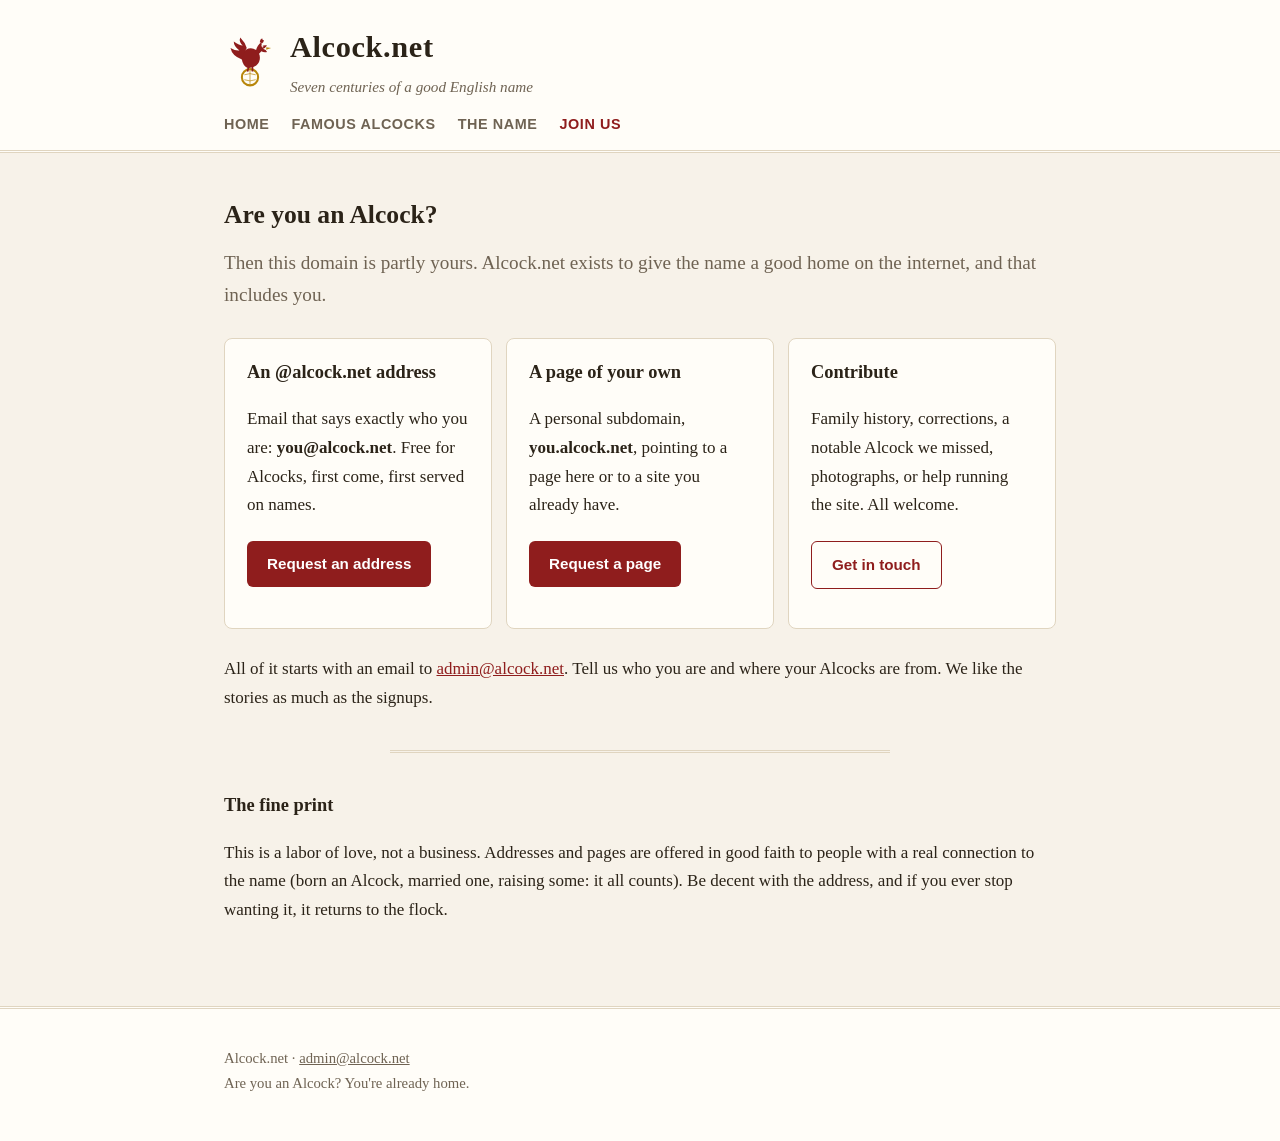
<file: site/join.html>
<!DOCTYPE html>
<html lang="en">
<head>
<meta charset="utf-8">
<meta name="viewport" content="width=device-width, initial-scale=1">
<meta name="robots" content="noindex, nofollow, noarchive, nosnippet, noimageindex">
<title>Join Us · Alcock.net</title>
<meta name="description" content="Are you an Alcock? Get a you@alcock.net email address, a personal page at you.alcock.net, or contribute to the site.">
<link rel="stylesheet" href="style.css">
<link rel="icon" href="rooster.svg" type="image/svg+xml">
</head>
<body>
<a class="skip-link" href="#main">Skip to content</a>

<header class="site">
  <div class="wrap">
    <div class="masthead">
      <img class="rooster" src="rooster.svg" alt="" width="52" height="52">
      <div>
        <h1><a href="index.html">Alcock.net</a></h1>
        <p class="tagline">Seven centuries of a good English name</p>
      </div>
    </div>
    <nav class="site" aria-label="Main">
      <a href="index.html">Home</a>
      <a href="famous-alcocks.html">Famous Alcocks</a>
      <a href="name-history.html">The Name</a>
      <a href="join.html" aria-current="page">Join Us</a>
    </nav>
  </div>
</header>

<main id="main">
  <div class="wrap">
    <h2>Are you an Alcock?</h2>
    <p class="lede">Then this domain is partly yours. Alcock.net exists to give the name a good home on the internet, and that includes you.</p>

    <div class="cols">
      <div class="card">
        <h3>An @alcock.net address</h3>
        <p>Email that says exactly who you are: <strong>you@alcock.net</strong>. Free for Alcocks, first come, first served on names.</p>
        <p><a class="btn" href="mailto:admin@alcock.net?subject=I%27d%20like%20an%20alcock.net%20email%20address">Request an address</a></p>
      </div>
      <div class="card">
        <h3>A page of your own</h3>
        <p>A personal subdomain, <strong>you.alcock.net</strong>, pointing to a page here or to a site you already have.</p>
        <p><a class="btn" href="mailto:admin@alcock.net?subject=I%27d%20like%20a%20page%20at%20alcock.net">Request a page</a></p>
      </div>
      <div class="card">
        <h3>Contribute</h3>
        <p>Family history, corrections, a notable Alcock we missed, photographs, or help running the site. All welcome.</p>
        <p><a class="btn ghost" href="mailto:admin@alcock.net?subject=Contribution%20to%20alcock.net">Get in touch</a></p>
      </div>
    </div>

    <p>All of it starts with an email to <a href="mailto:admin@alcock.net">admin@alcock.net</a>. Tell us who you are and where your Alcocks are from. We like the stories as much as the signups.</p>

    <hr class="rule">


    <h3>The fine print</h3>
    <p>This is a labor of love, not a business. Addresses and pages are offered in good faith to people with a real connection to the name (born an Alcock, married one, raising some: it all counts). Be decent with the address, and if you ever stop wanting it, it returns to the flock.</p>
  </div>
</main>

<footer class="site">
  <div class="wrap">
    <p>Alcock.net &middot; <a href="mailto:admin@alcock.net">admin@alcock.net</a><br>
    Are you an Alcock? You're already home.</p>
  </div>
</footer>
</body>
</html>
</file>
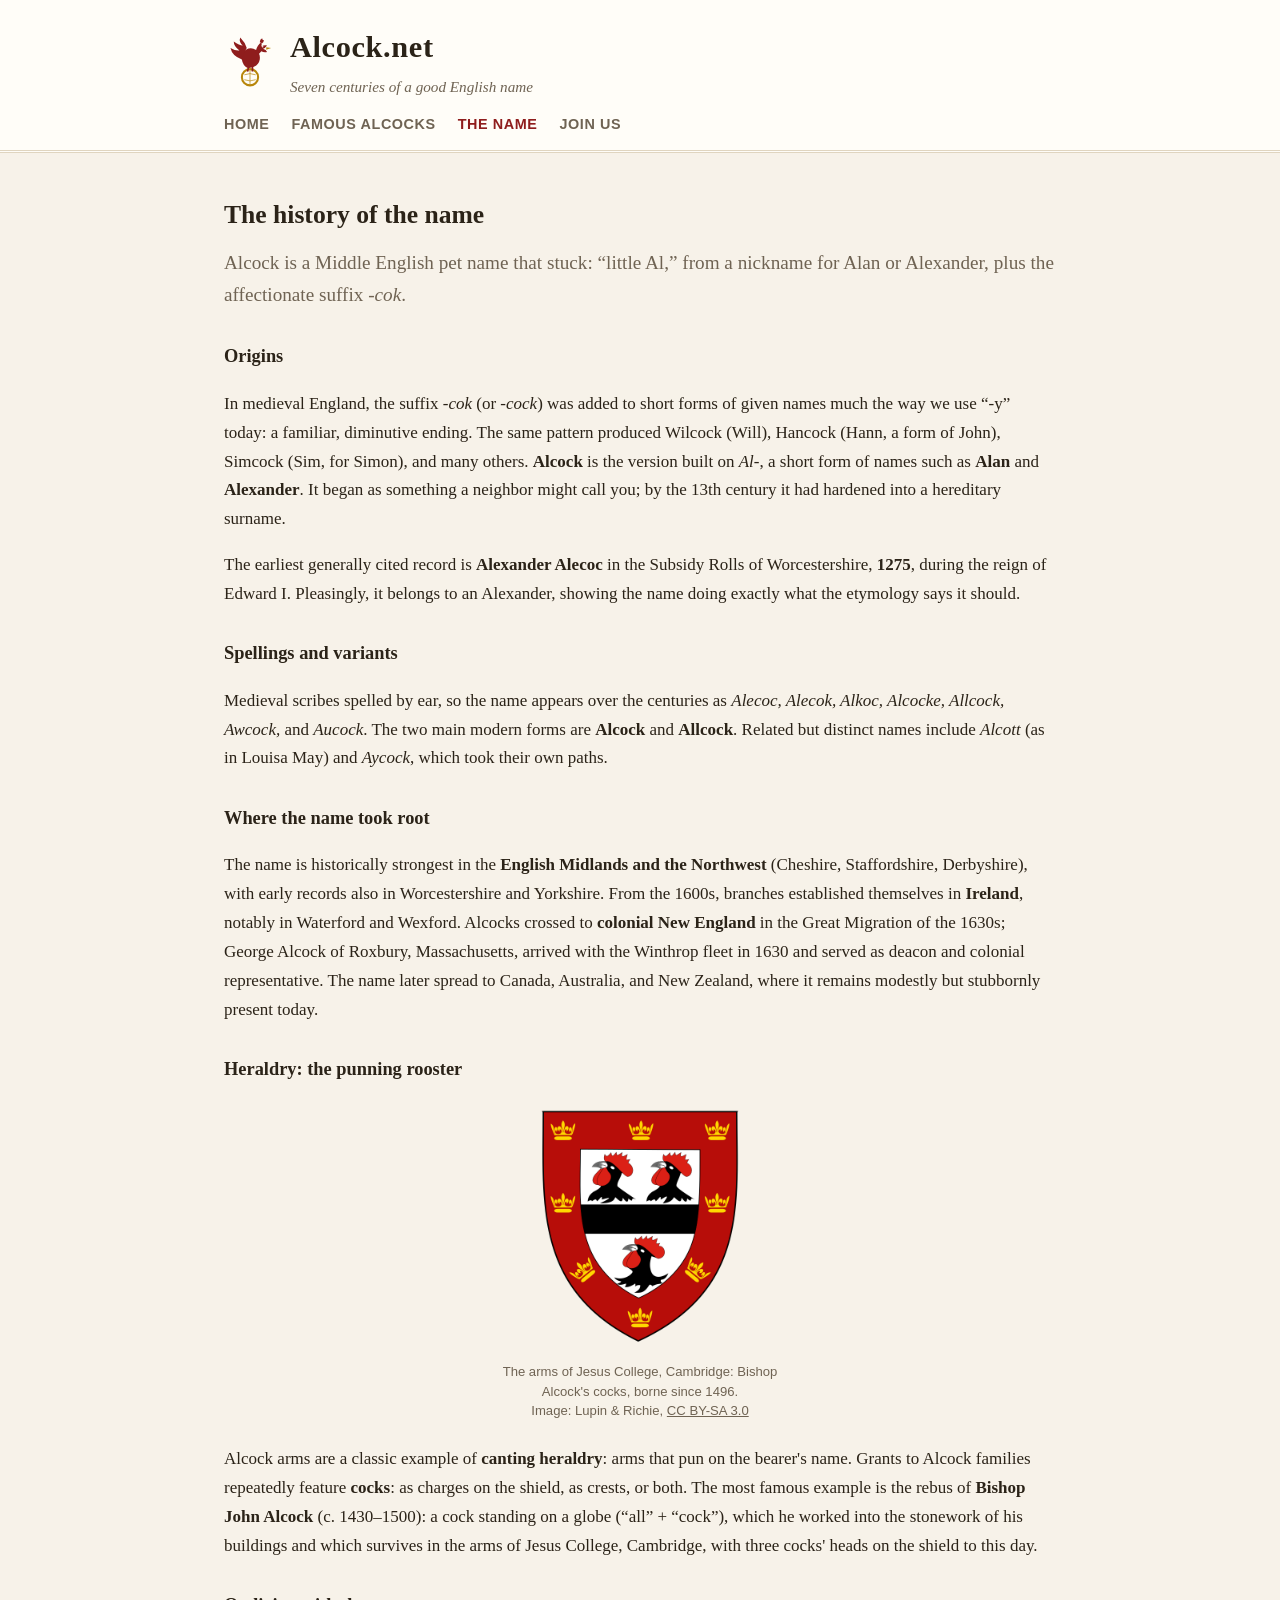
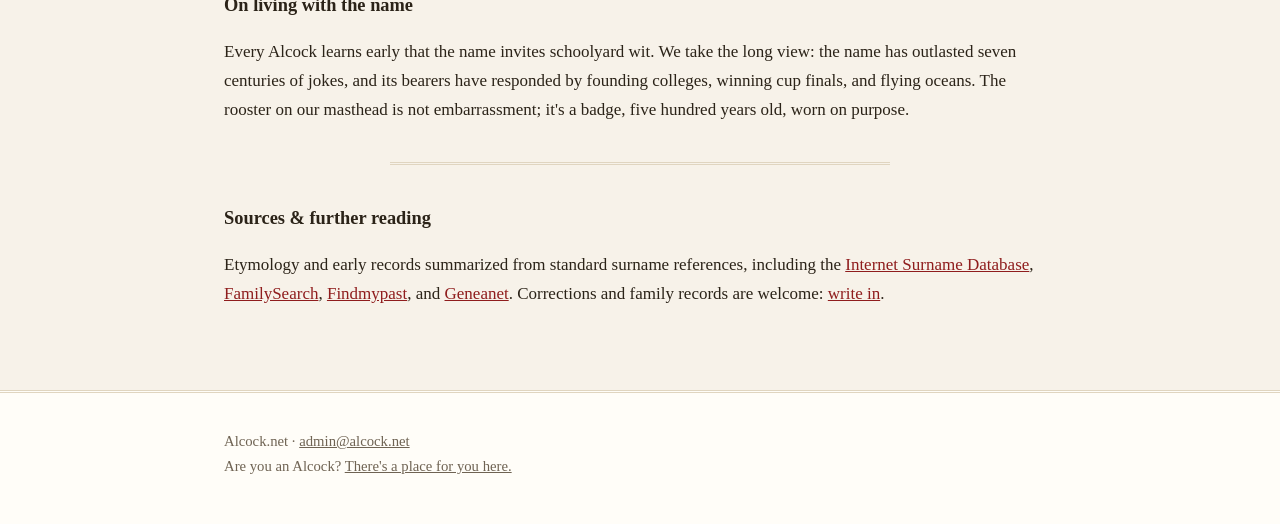
<file: site/name-history.html>
<!DOCTYPE html>
<html lang="en">
<head>
<meta charset="utf-8">
<meta name="viewport" content="width=device-width, initial-scale=1">
<meta name="robots" content="noindex, nofollow, noarchive, nosnippet, noimageindex">
<title>History of the Alcock Name · Alcock.net</title>
<meta name="description" content="The origin and history of the Alcock surname: Middle English roots, medieval records, variants, heraldry, and its spread around the world.">
<link rel="stylesheet" href="style.css">
<link rel="icon" href="rooster.svg" type="image/svg+xml">
</head>
<body>
<a class="skip-link" href="#main">Skip to content</a>

<header class="site">
  <div class="wrap">
    <div class="masthead">
      <img class="rooster" src="rooster.svg" alt="" width="52" height="52">
      <div>
        <h1><a href="index.html">Alcock.net</a></h1>
        <p class="tagline">Seven centuries of a good English name</p>
      </div>
    </div>
    <nav class="site" aria-label="Main">
      <a href="index.html">Home</a>
      <a href="famous-alcocks.html">Famous Alcocks</a>
      <a href="name-history.html" aria-current="page">The Name</a>
      <a href="join.html">Join Us</a>
    </nav>
  </div>
</header>

<main id="main">
  <div class="wrap">
    <h2>The history of the name</h2>
    <p class="lede">Alcock is a Middle English pet name that stuck: &ldquo;little Al,&rdquo; from a nickname for Alan or Alexander, plus the affectionate suffix <em>-cok</em>.</p>

    <h3>Origins</h3>
    <p>In medieval England, the suffix <em>-cok</em> (or <em>-cock</em>) was added to short forms of given names much the way we use &ldquo;-y&rdquo; today: a familiar, diminutive ending. The same pattern produced Wilcock (Will), Hancock (Hann, a form of John), Simcock (Sim, for Simon), and many others. <strong>Alcock</strong> is the version built on <em>Al-</em>, a short form of names such as <strong>Alan</strong> and <strong>Alexander</strong>. It began as something a neighbor might call you; by the 13th century it had hardened into a hereditary surname.</p>

    <p>The earliest generally cited record is <strong>Alexander Alecoc</strong> in the Subsidy Rolls of Worcestershire, <strong>1275</strong>, during the reign of Edward I. Pleasingly, it belongs to an Alexander, showing the name doing exactly what the etymology says it should.</p>

    <h3>Spellings and variants</h3>
    <p>Medieval scribes spelled by ear, so the name appears over the centuries as <em>Alecoc, Alecok, Alkoc, Alcocke, Allcock, Awcock,</em> and <em>Aucock</em>. The two main modern forms are <strong>Alcock</strong> and <strong>Allcock</strong>. Related but distinct names include <em>Alcott</em> (as in Louisa May) and <em>Aycock</em>, which took their own paths.</p>

    <h3>Where the name took root</h3>
    <p>The name is historically strongest in the <strong>English Midlands and the Northwest</strong> (Cheshire, Staffordshire, Derbyshire), with early records also in Worcestershire and Yorkshire. From the 1600s, branches established themselves in <strong>Ireland</strong>, notably in Waterford and Wexford. Alcocks crossed to <strong>colonial New England</strong> in the Great Migration of the 1630s; George Alcock of Roxbury, Massachusetts, arrived with the Winthrop fleet in 1630 and served as deacon and colonial representative. The name later spread to Canada, Australia, and New Zealand, where it remains modestly but stubbornly present today.</p>

    <h3>Heraldry: the punning rooster</h3>

    <figure class="herald">
      <img src="img/jesus-college-arms.png" alt="Arms of Jesus College, Cambridge: three black cocks' heads on a silver shield within a red border charged with gold crowns" width="200" loading="lazy">
      <figcaption>The arms of Jesus College, Cambridge: Bishop Alcock's cocks, borne since 1496.<br>Image: Lupin &amp; Richie, <a href="https://commons.wikimedia.org/wiki/File:Jesus_College_(Cambridge)_shield.svg">CC BY-SA 3.0</a></figcaption>
    </figure>

    <p>Alcock arms are a classic example of <strong>canting heraldry</strong>: arms that pun on the bearer's name. Grants to Alcock families repeatedly feature <strong>cocks</strong>: as charges on the shield, as crests, or both. The most famous example is the rebus of <strong>Bishop John Alcock</strong> (c. 1430–1500): a cock standing on a globe (&ldquo;all&rdquo; + &ldquo;cock&rdquo;), which he worked into the stonework of his buildings and which survives in the arms of Jesus College, Cambridge, with three cocks' heads on the shield to this day.</p>

    <h3>On living with the name</h3>
    <p>Every Alcock learns early that the name invites schoolyard wit. We take the long view: the name has outlasted seven centuries of jokes, and its bearers have responded by founding colleges, winning cup finals, and flying oceans. The rooster on our masthead is not embarrassment; it's a badge, five hundred years old, worn on purpose.</p>

    <hr class="rule">

    <h3>Sources &amp; further reading</h3>
    <p>Etymology and early records summarized from standard surname references, including the <a href="https://surnamedb.com/Surname/alcock">Internet Surname Database</a>, <a href="https://www.familysearch.org/en/surname?surname=alcock">FamilySearch</a>, <a href="https://www.findmypast.co.uk/surname/alcock">Findmypast</a>, and <a href="https://en.geneanet.org/surnames/ALCOCK">Geneanet</a>. Corrections and family records are welcome: <a href="mailto:admin@alcock.net?subject=Alcock%20name%20history">write in</a>.</p>
  </div>
</main>

<footer class="site">
  <div class="wrap">
    <p>Alcock.net &middot; <a href="mailto:admin@alcock.net">admin@alcock.net</a><br>
    Are you an Alcock? <a href="join.html">There's a place for you here.</a></p>
  </div>
</footer>
</body>
</html>
</file>
<file: jason/style.css>
/* jason.alcock.net — personal site for Jason Alcock.
   Dark cousin of the alcock.net heritage theme: same serif masthead,
   rooster motif, and gold/gules accents on a night background. */

:root {
  --bg: #12100c;
  --panel: #1b1813;
  --panel2: #23201a;
  --line: #3a352b;
  --text: #efe9dd;
  --dim: #a2988a;
  --accent: #d4a017;      /* old gold, brightened for dark bg */
  --accent2: #e06a5a;     /* gules, warmed */
  --serif: "Iowan Old Style", "Palatino Linotype", Palatino, Georgia, serif;
  --sans: -apple-system, BlinkMacSystemFont, "Segoe UI", Roboto, Helvetica, Arial, sans-serif;
  --mono: ui-monospace, "SF Mono", Menlo, Consolas, monospace;
}

* { box-sizing: border-box; }

html { scroll-behavior: smooth; }

@media (prefers-reduced-motion: reduce) {
  html { scroll-behavior: auto; }
  *, *::before, *::after { transition: none !important; }
}

body {
  margin: 0;
  background: var(--bg);
  color: var(--text);
  font-family: var(--sans);
  font-size: 1.0625rem;
  line-height: 1.65;
  -webkit-font-smoothing: antialiased;
}

.wrap {
  max-width: 920px;
  margin: 0 auto;
  padding: 0 24px;
}

a { color: var(--accent); }
a:hover { color: var(--accent2); }

a:focus-visible,
button:focus-visible {
  outline: 2px solid var(--accent);
  outline-offset: 3px;
  border-radius: 2px;
}

.skip-link {
  position: absolute;
  left: -9999px;
  top: 0;
  background: var(--accent);
  color: var(--bg);
  padding: 10px 16px;
  border-radius: 0 0 8px 0;
  font-weight: 600;
  z-index: 10;
}
.skip-link:focus { left: 0; }

/* ---------- header ---------- */

header.site {
  border-bottom: 1px solid var(--line);
  padding: 48px 0 36px;
}

.masthead {
  display: flex;
  align-items: center;
  gap: 16px;
}

.masthead h1 {
  font-family: var(--serif);
  font-size: 2.1rem;
  margin: 0;
  font-weight: 600;
  letter-spacing: 0.01em;
}

.masthead .tagline {
  margin: 4px 0 0;
  color: var(--dim);
  font-size: 1.05rem;
}

.homelink {
  font-size: 0.85rem;
  color: var(--dim);
  text-transform: uppercase;
  letter-spacing: 0.06em;
  font-weight: 600;
  text-decoration: none;
}
.homelink:hover { color: var(--accent); }

/* ---------- content ---------- */

main { padding: 44px 0 64px; }

section { margin-bottom: 52px; }

h2 {
  font-family: var(--serif);
  font-size: 1.45rem;
  font-weight: 600;
  margin: 0 0 0.6em;
  color: var(--accent);
}

h3 { font-size: 1.05rem; margin: 0 0 0.3em; }

.lede { font-size: 1.15rem; color: var(--dim); }

.section-links {
  font-size: 0.95rem;
  margin: -0.2em 0 1.2em;
}

.grid {
  display: grid;
  grid-template-columns: repeat(auto-fit, minmax(260px, 1fr));
  gap: 16px;
}

.grid.two { grid-template-columns: repeat(2, 1fr); }

@media (max-width: 600px) {
  .grid.two { grid-template-columns: 1fr; }
}

.card {
  background: var(--panel);
  border: 1px solid var(--line);
  border-radius: 10px;
  padding: 20px 22px;
}

.card.wide { grid-column: 1 / -1; }

.card .meta {
  font-family: var(--mono);
  font-size: 0.78rem;
  color: var(--dim);
  margin: 0 0 8px;
  letter-spacing: 0.02em;
}

.card p { margin: 0.4em 0 0; font-size: 0.98rem; }

.card .links { margin-top: 12px; font-size: 0.92rem; }
.card .links a { margin-right: 14px; }

.tags {
  margin: 14px 0 0;
  padding: 0;
  list-style: none;
  display: flex;
  flex-wrap: wrap;
  gap: 8px;
}

.tags li {
  font-family: var(--mono);
  font-size: 0.78rem;
  color: var(--dim);
  background: var(--panel2);
  border: 1px solid var(--line);
  border-radius: 999px;
  padding: 3px 12px;
}

.btn {
  display: inline-block;
  font-weight: 600;
  font-size: 0.95rem;
  background: var(--panel2);
  color: var(--accent);
  border: 1px solid var(--line);
  padding: 10px 20px;
  border-radius: 6px;
  text-decoration: none;
  margin: 6px 10px 0 0;
}
.btn:hover { color: var(--accent2); border-color: var(--accent); background: var(--panel2); }

.btn.ghost {
  background: var(--panel2);
  color: var(--accent);
  border: 1px solid var(--line);
}
.btn.ghost:hover { color: var(--accent2); border-color: var(--accent); background: var(--panel2); }

/* ---------- resume ---------- */

.downloads { margin: 20px 0 0; }

.btn.dl svg {
  vertical-align: -3px;
  margin-right: 8px;
}

.job { margin-bottom: 28px; }

.job h3 {
  font-family: var(--serif);
  font-size: 1.15rem;
  color: var(--text);
  margin-bottom: 0.2em;
}

.job .role {
  font-family: var(--sans);
  font-size: 0.9rem;
  font-weight: 400;
  color: var(--accent);
  margin-left: 8px;
}

.job .when {
  font-family: var(--mono);
  font-size: 0.82rem;
  color: var(--dim);
  margin-left: 8px;
  white-space: nowrap;
}

.job .context {
  font-style: italic;
  color: var(--dim);
  font-size: 0.92rem;
  margin: 0 0 0.4em;
}

.job p { margin: 0.3em 0 0; }

blockquote.rec {
  background: var(--panel);
  border-left: 3px solid var(--accent);
  border-radius: 0 10px 10px 0;
  margin: 0 0 16px;
  padding: 16px 20px;
}

blockquote.rec p {
  font-family: var(--serif);
  font-size: 1.02rem;
  margin: 0;
}

blockquote.rec cite {
  display: block;
  font-style: normal;
  font-size: 0.88rem;
  color: var(--dim);
  margin-top: 10px;
}

.pending { color: var(--dim); }

/* ---------- footer ---------- */

footer.site {
  border-top: 1px solid var(--line);
  padding: 24px 0 36px;
  color: var(--dim);
  font-size: 0.92rem;
}

footer.site a { color: var(--dim); }
footer.site a:hover { color: var(--accent); }

@media (max-width: 540px) {
  header.site { padding: 32px 0 24px; }
  .masthead h1 { font-size: 1.6rem; }
}
</file>
<file: site/style.css>
/* Alcock.net — heritage site for the Alcock name.
   Warm parchment theme with the rooster (Bishop Alcock's rebus) as motif. */

:root {
  --bg: #f7f2e9;
  --panel: #fffdf8;
  --line: #e0d5c0;
  --ink: #2b2318;
  --dim: #6f6353;
  --accent: #8f1d1d;      /* heraldic gules */
  --accent2: #b8860b;     /* old gold */
  --serif: "Iowan Old Style", "Palatino Linotype", Palatino, Georgia, serif;
  --sans: -apple-system, BlinkMacSystemFont, "Segoe UI", Roboto, Helvetica, Arial, sans-serif;
}

* { box-sizing: border-box; }

html { scroll-behavior: smooth; }

@media (prefers-reduced-motion: reduce) {
  html { scroll-behavior: auto; }
  *, *::before, *::after { transition: none !important; }
}

body {
  margin: 0;
  background: var(--bg);
  color: var(--ink);
  font-family: var(--serif);
  font-size: 1.0625rem;
  line-height: 1.7;
  -webkit-font-smoothing: antialiased;
}

.wrap {
  max-width: 880px;
  margin: 0 auto;
  padding: 0 24px;
}

a { color: var(--accent); }
a:hover { color: var(--accent2); }

a:focus-visible,
button:focus-visible {
  outline: 2px solid var(--accent2);
  outline-offset: 3px;
  border-radius: 2px;
}

.skip-link {
  position: absolute;
  left: -9999px;
  top: 0;
  background: var(--accent);
  color: #fff;
  padding: 10px 16px;
  border-radius: 0 0 8px 0;
  font-weight: 600;
  z-index: 10;
}
.skip-link:focus { left: 0; }

/* ---------- header ---------- */

header.site {
  border-bottom: 3px double var(--line);
  background: var(--panel);
}

.masthead {
  display: flex;
  align-items: center;
  gap: 14px;
  padding: 22px 0 12px;
}

.masthead .rooster { flex: none; }

.masthead h1 {
  font-size: 1.9rem;
  margin: 0;
  letter-spacing: 0.02em;
  font-weight: 600;
}

.masthead h1 a { color: var(--ink); text-decoration: none; }

.masthead .tagline {
  margin: 0;
  color: var(--dim);
  font-style: italic;
  font-size: 0.95rem;
}

nav.site {
  display: flex;
  flex-wrap: wrap;
  gap: 4px 22px;
  padding: 0 0 14px;
  font-family: var(--sans);
  font-size: 0.9rem;
  letter-spacing: 0.04em;
  text-transform: uppercase;
}

nav.site a {
  text-decoration: none;
  color: var(--dim);
  font-weight: 600;
}

nav.site a[aria-current="page"],
nav.site a:hover { color: var(--accent); }

/* ---------- content ---------- */

main { padding: 40px 0 64px; }

h2 {
  font-size: 1.6rem;
  font-weight: 600;
  margin: 0 0 0.4em;
}

h3 {
  font-size: 1.15rem;
  font-weight: 600;
  margin: 1.6em 0 0.3em;
}

.lede {
  font-size: 1.2rem;
  color: var(--dim);
  margin-top: 0;
}

.rule {
  border: none;
  border-top: 3px double var(--line);
  margin: 2.2em auto;
  width: 60%;
}

/* ---------- cards / figures ---------- */

.figure-list { padding: 0; margin: 1.5em 0; list-style: none; }

.figure-list li {
  background: var(--panel);
  border: 1px solid var(--line);
  border-radius: 8px;
  padding: 18px 22px;
  margin-bottom: 14px;
}

.figure-list .who {
  font-weight: 600;
  font-size: 1.08rem;
}

.figure-list .dates {
  color: var(--dim);
  font-weight: 400;
  font-size: 0.95rem;
  margin-left: 6px;
}

.figure-list p { margin: 0.35em 0 0; }

.figure-list .src {
  font-family: var(--sans);
  font-size: 0.8rem;
  color: var(--dim);
  margin-top: 0.6em;
}

.figure-list .src a { color: var(--dim); }
.figure-list .src a:hover { color: var(--accent); }

.figure-list .portrait {
  float: right;
  width: 110px;
  height: auto;
  border-radius: 6px;
  border: 1px solid var(--line);
  margin: 4px 0 10px 16px;
}

.figure-list li::after {
  content: "";
  display: block;
  clear: both;
}

/* ---------- heraldry figure ---------- */

figure.herald {
  margin: 1.4em auto;
  text-align: center;
  max-width: 320px;
}

figure.herald img {
  width: 200px;
  height: auto;
}

figure.herald figcaption {
  font-family: var(--sans);
  font-size: 0.82rem;
  color: var(--dim);
  margin-top: 8px;
  line-height: 1.5;
}

figure.herald figcaption a { color: var(--dim); }
figure.herald figcaption a:hover { color: var(--accent); }

@media (max-width: 540px) {
  .figure-list .portrait { width: 84px; margin-left: 12px; }
}

.cols {
  display: grid;
  grid-template-columns: repeat(auto-fit, minmax(240px, 1fr));
  gap: 14px;
  margin: 1.5em 0;
}

.card {
  background: var(--panel);
  border: 1px solid var(--line);
  border-radius: 8px;
  padding: 18px 22px;
}

.card h3 { margin-top: 0; }

/* ---------- buttons ---------- */

.btn {
  display: inline-block;
  font-family: var(--sans);
  font-weight: 600;
  font-size: 0.95rem;
  background: var(--accent);
  color: #fff;
  padding: 10px 20px;
  border-radius: 6px;
  text-decoration: none;
  margin: 4px 8px 4px 0;
}

.btn:hover { background: var(--accent2); color: #fff; }

.btn.ghost {
  background: transparent;
  color: var(--accent);
  border: 1px solid var(--accent);
}

.btn.ghost:hover { color: var(--accent2); border-color: var(--accent2); background: transparent; }

/* ---------- members table ---------- */

table.members {
  width: 100%;
  border-collapse: collapse;
  margin: 1.2em 0;
  font-size: 1rem;
}

table.members th,
table.members td {
  text-align: left;
  padding: 10px 12px;
  border-bottom: 1px solid var(--line);
}

table.members th {
  font-family: var(--sans);
  font-size: 0.8rem;
  text-transform: uppercase;
  letter-spacing: 0.05em;
  color: var(--dim);
}

/* ---------- footer ---------- */

footer.site {
  border-top: 3px double var(--line);
  background: var(--panel);
  padding: 22px 0 30px;
  color: var(--dim);
  font-size: 0.92rem;
}

footer.site a { color: var(--dim); }

@media (max-width: 540px) {
  .masthead h1 { font-size: 1.5rem; }
  main { padding: 28px 0 48px; }
}
</file>
